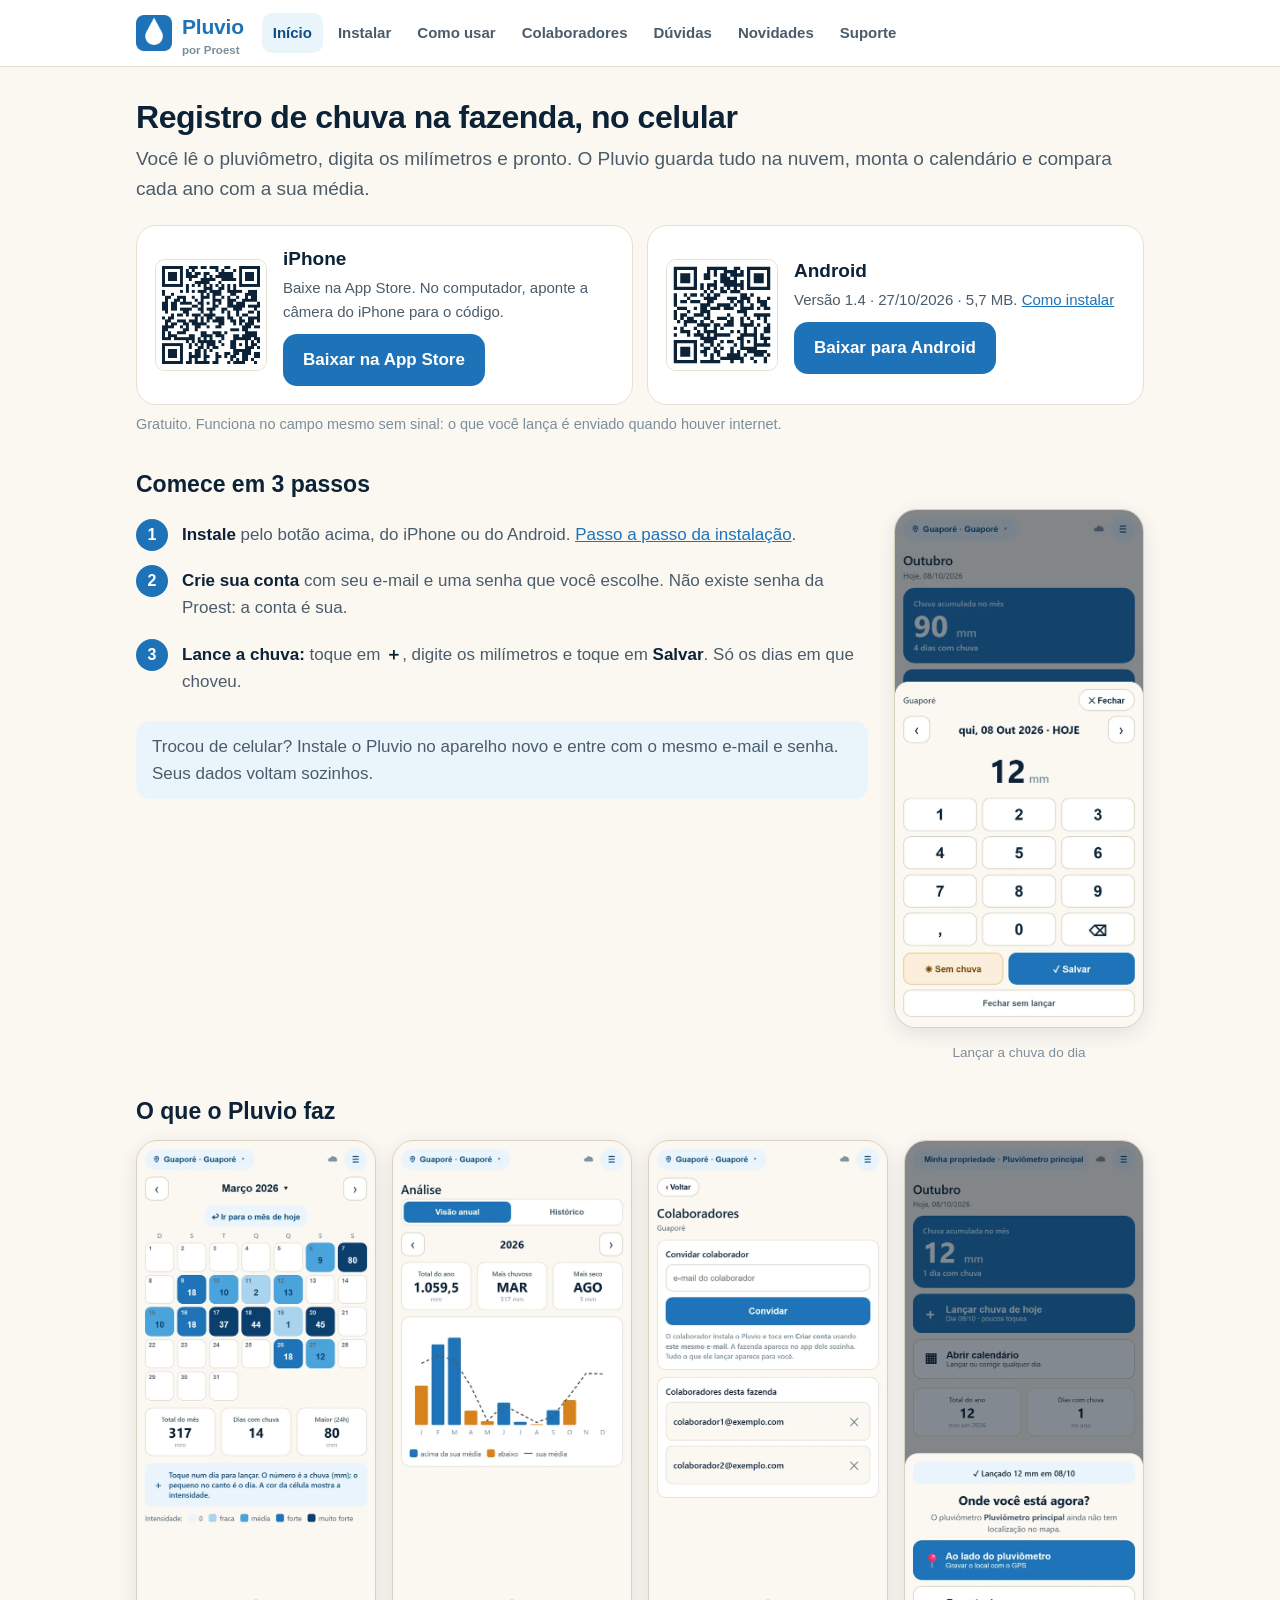
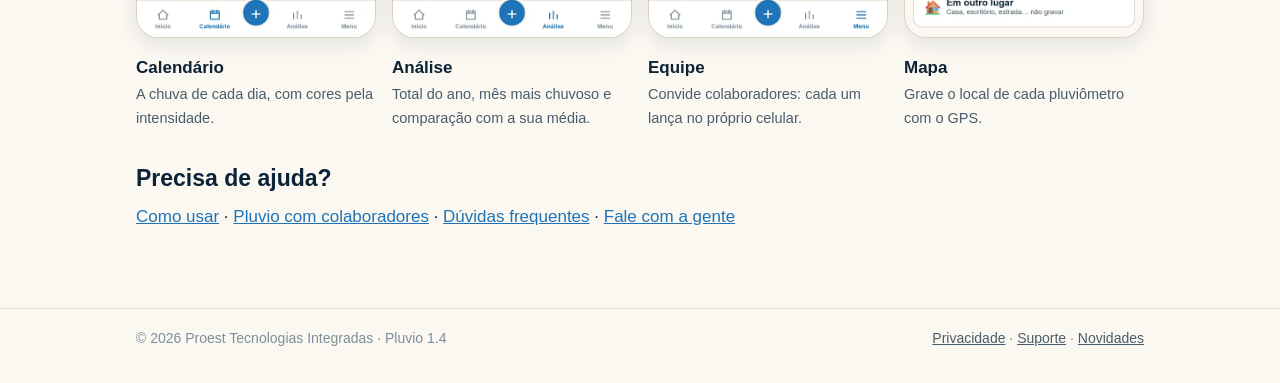
<file: index.html>
<!doctype html><html lang="pt-BR"><head><meta charset="utf-8">
<meta name="viewport" content="width=device-width, initial-scale=1">
<title>Pluvio — registro de chuva na fazenda</title>
<meta name="description" content="Baixe o Pluvio para iPhone ou Android e registre a chuva da fazenda no celular, com os dados guardados na nuvem.">
<meta name="robots" content="noindex">
<meta name="theme-color" content="#1E73B8">
<link rel="icon" href="img/favicon.png"><link rel="apple-touch-icon" href="img/apple-touch-icon.png">
<link rel="stylesheet" href="estilo.css?v=6ad7abf7">
</head><body>
<header class="topo"><div class="in"><a class="marca" href="index.html"><img src="img/icone-192.png" alt=""><div><b>Pluvio</b><span>por Proest</span></div></a><nav aria-label="Páginas"><a href="index.html" aria-current="page">Início</a><a href="instalar.html">Instalar</a><a href="usar.html">Como usar</a><a href="colaboradores.html">Colaboradores</a><a href="duvidas.html">Dúvidas</a><a href="novidades.html">Novidades</a><a href="suporte.html">Suporte</a></nav></div></header>
<main>
  <h1>Registro de chuva na fazenda, no celular</h1>
  <p class="lead">Você lê o pluviômetro, digita os milímetros e pronto. O Pluvio guarda tudo na nuvem, monta o calendário e compara cada ano com a sua média.</p>

  <div class="baixar">
    <div class="bx">
      <img class="qr" src="img/qr-iphone.png" alt="QR Code para baixar na App Store">
      <div>
        <h3>iPhone</h3>
        <p>Baixe na App Store. No computador, aponte a câmera do iPhone para o código.</p>
        <a class="btn" href="https://apps.apple.com/br/app/pluvio/id6794917631">Baixar na App Store</a>
      </div>
    </div>
    <div class="bx">
      <img class="qr" src="img/qr-android.png" alt="QR Code para baixar o Pluvio para Android">
      <div>
        <h3>Android</h3>
        <p>Versão 1.4 · 27/10/2026 · 5,7 MB. <a href="instalar.html#android">Como instalar</a></p>
        <a class="btn" href="downloads/Pluvio.apk" download>Baixar para Android</a>
      </div>
    </div>
  </div>
  <p class="muted">Gratuito. Funciona no campo mesmo sem sinal: o que você lança é enviado quando houver internet.</p>

  <h2>Comece em 3 passos</h2>
  <div class="tela">
    <div>
      <ol class="passos">
        <li><strong>Instale</strong> pelo botão acima, do iPhone ou do Android. <a href="instalar.html">Passo a passo da instalação</a>.</li>
        <li><strong>Crie sua conta</strong> com seu e-mail e uma senha que você escolhe. Não existe senha da Proest: a conta é sua.</li>
        <li><strong>Lance a chuva:</strong> toque em <strong>＋</strong>, digite os milímetros e toque em <strong>Salvar</strong>. Só os dias em que choveu.</li>
      </ol>
      <div class="dica">Trocou de celular? Instale o Pluvio no aparelho novo e entre com o mesmo e-mail e senha. Seus dados voltam sozinhos.</div>
    </div>
    <figure><img src="img/tela-teclado.webp" alt="Tela de lançamento de chuva com teclado numérico" loading="lazy"><figcaption>Lançar a chuva do dia</figcaption></figure>
  </div>

  <h2>O que o Pluvio faz</h2>
  <div class="galeria">
    <figure><img src="img/tela-calendario.webp" alt="Calendário do mês com a chuva de cada dia" loading="lazy">
      <h3>Calendário</h3><p>A chuva de cada dia, com cores pela intensidade.</p></figure>
    <figure><img src="img/tela-analise.webp" alt="Análise anual com gráfico de chuva por mês" loading="lazy">
      <h3>Análise</h3><p>Total do ano, mês mais chuvoso e comparação com a sua média.</p></figure>
    <figure><img src="img/tela-colaboradores.webp" alt="Tela para convidar colaboradores por e-mail" loading="lazy">
      <h3>Equipe</h3><p>Convide colaboradores: cada um lança no próprio celular.</p></figure>
    <figure><img src="img/tela-local.webp" alt="Pergunta do app: Onde você está agora?" loading="lazy">
      <h3>Mapa</h3><p>Grave o local de cada pluviômetro com o GPS.</p></figure>
  </div>

  <h2>Precisa de ajuda?</h2>
  <p><a href="usar.html">Como usar</a> · <a href="colaboradores.html">Pluvio com colaboradores</a> · <a href="duvidas.html">Dúvidas frequentes</a> · <a href="suporte.html">Fale com a gente</a></p>
</main>
<footer class="rodape"><div class="in"><span>© 2026 Proest Tecnologias Integradas · Pluvio 1.4</span><span><a href="privacidade.html">Privacidade</a> · <a href="suporte.html">Suporte</a> · <a href="novidades.html">Novidades</a></span></div></footer>
</body></html>
</file>
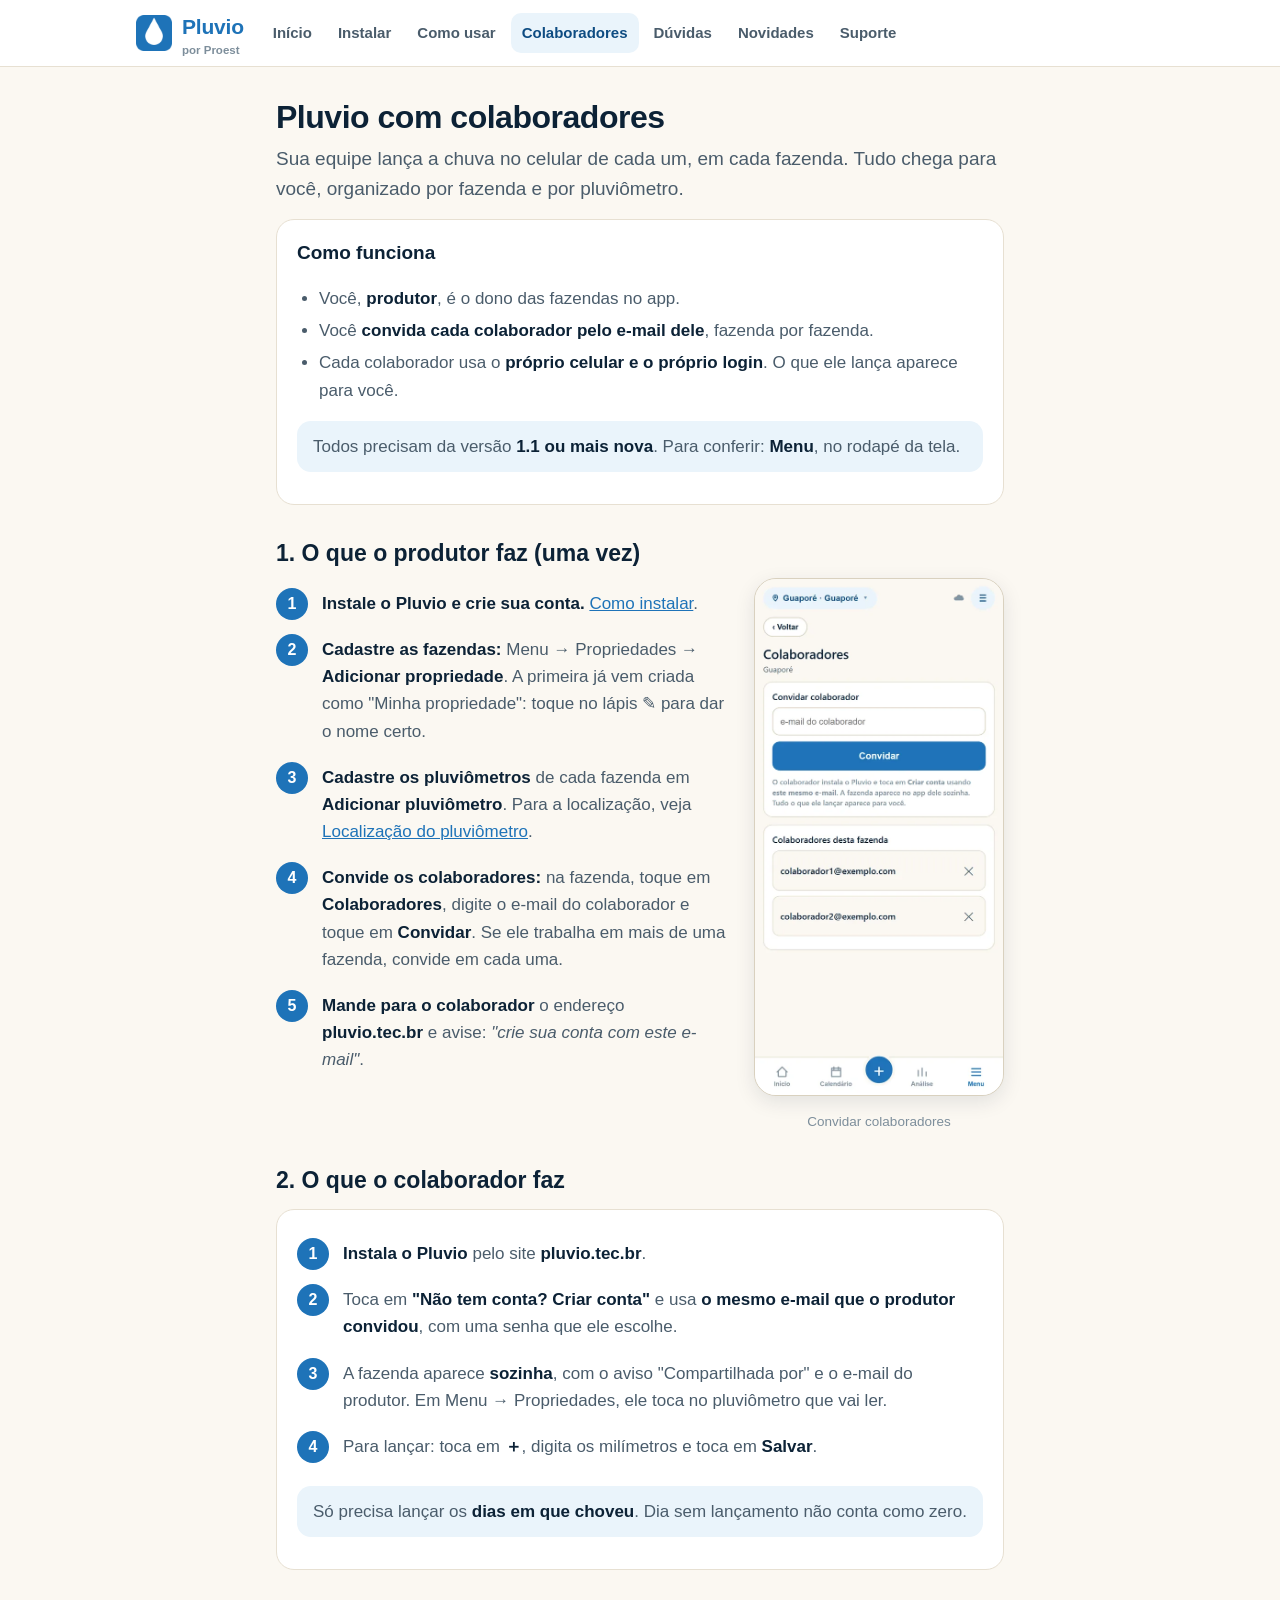
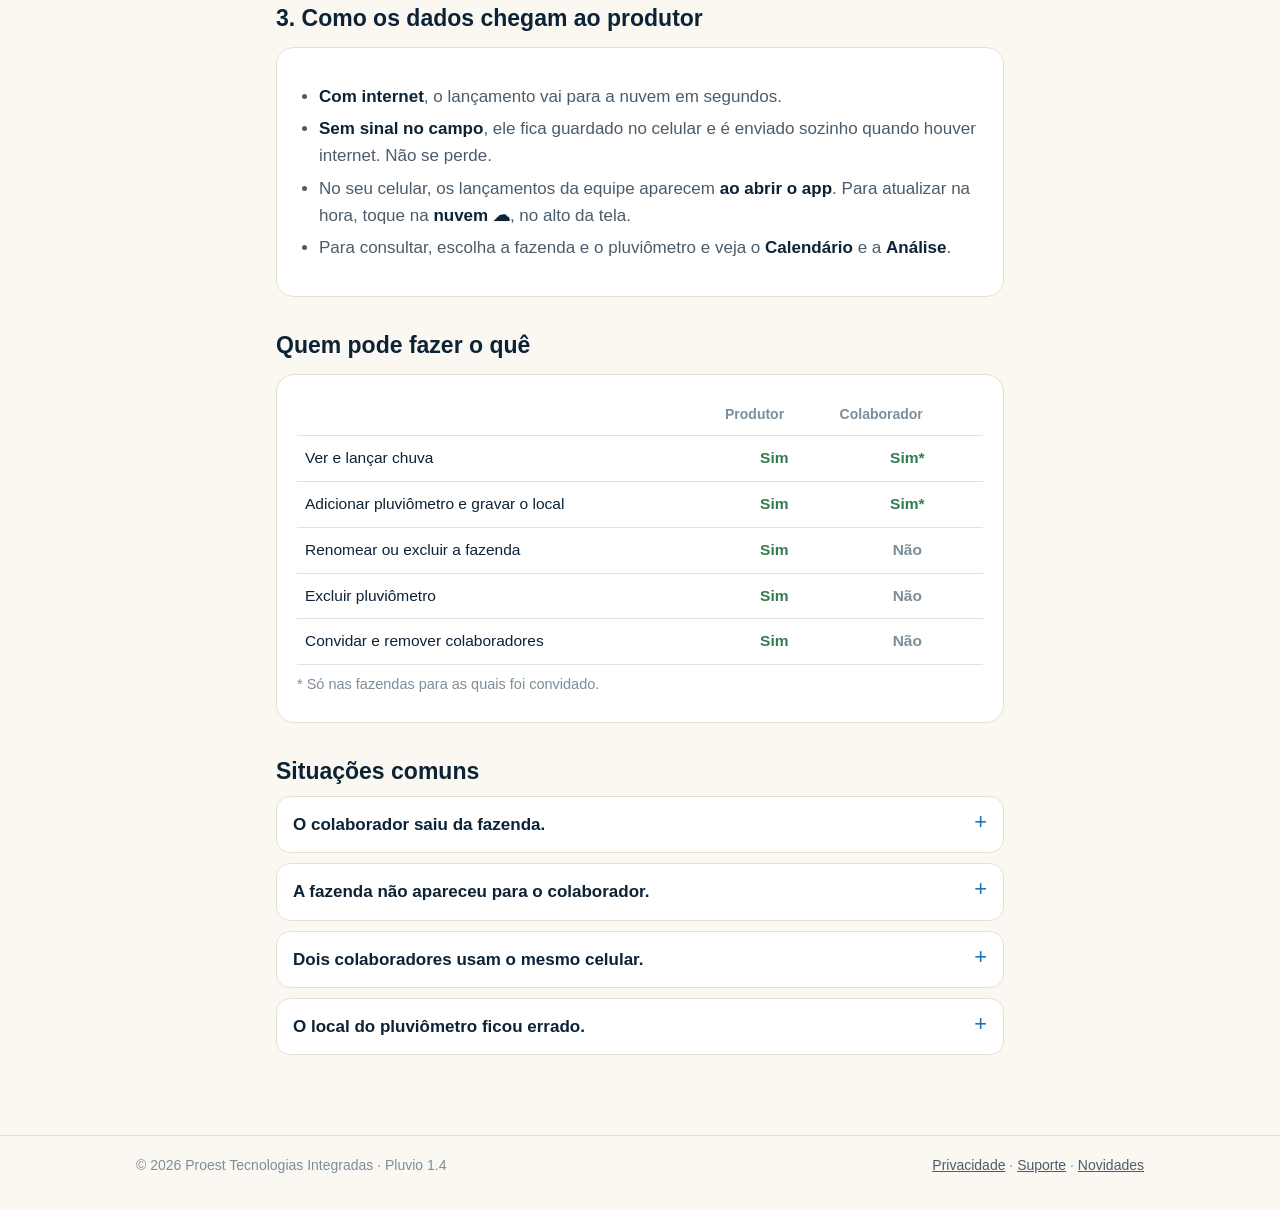
<file: colaboradores.html>
<!doctype html><html lang="pt-BR"><head><meta charset="utf-8">
<meta name="viewport" content="width=device-width, initial-scale=1">
<title>Pluvio com colaboradores</title>
<meta name="description" content="Manual do produtor: como usar o Pluvio com a equipe em várias fazendas e pluviômetros.">
<meta name="robots" content="noindex">
<meta name="theme-color" content="#1E73B8">
<link rel="icon" href="img/favicon.png"><link rel="apple-touch-icon" href="img/apple-touch-icon.png">
<link rel="stylesheet" href="estilo.css?v=6ad7abf7">
</head><body>
<header class="topo"><div class="in"><a class="marca" href="index.html"><img src="img/icone-192.png" alt=""><div><b>Pluvio</b><span>por Proest</span></div></a><nav aria-label="Páginas"><a href="index.html">Início</a><a href="instalar.html">Instalar</a><a href="usar.html">Como usar</a><a href="colaboradores.html" aria-current="page">Colaboradores</a><a href="duvidas.html">Dúvidas</a><a href="novidades.html">Novidades</a><a href="suporte.html">Suporte</a></nav></div></header>
<main class="estreito">
  <h1>Pluvio com colaboradores</h1>
  <p class="lead">Sua equipe lança a chuva no celular de cada um, em cada fazenda. Tudo chega para você, organizado por fazenda e por pluviômetro.</p>

  <div class="card">
    <h3 style="margin-top:0">Como funciona</h3>
    <ul>
      <li>Você, <strong>produtor</strong>, é o dono das fazendas no app.</li>
      <li>Você <strong>convida cada colaborador pelo e-mail dele</strong>, fazenda por fazenda.</li>
      <li>Cada colaborador usa o <strong>próprio celular e o próprio login</strong>. O que ele lança aparece para você.</li>
    </ul>
    <div class="dica">Todos precisam da versão <strong>1.1 ou mais nova</strong>. Para conferir: <strong>Menu</strong>, no rodapé da tela.</div>
  </div>

  <h2>1. O que o produtor faz (uma vez)</h2>
  <div class="tela">
    <div>
      <ol class="passos">
        <li><strong>Instale o Pluvio e crie sua conta.</strong> <a href="instalar.html">Como instalar</a>.</li>
        <li><strong>Cadastre as fazendas:</strong> Menu → Propriedades → <strong>Adicionar propriedade</strong>. A primeira já vem criada como "Minha propriedade": toque no lápis ✎ para dar o nome certo.</li>
        <li><strong>Cadastre os pluviômetros</strong> de cada fazenda em <strong>Adicionar pluviômetro</strong>. Para a localização, veja <a href="usar.html#local">Localização do pluviômetro</a>.</li>
        <li><strong>Convide os colaboradores:</strong> na fazenda, toque em <strong>Colaboradores</strong>, digite o e-mail do colaborador e toque em <strong>Convidar</strong>. Se ele trabalha em mais de uma fazenda, convide em cada uma.</li>
        <li><strong>Mande para o colaborador</strong> o endereço <strong>pluvio.tec.br</strong> e avise: <em>"crie sua conta com este e-mail"</em>.</li>
      </ol>
    </div>
    <figure><img src="img/tela-colaboradores.webp" alt="Tela de convite de colaboradores" loading="lazy"><figcaption>Convidar colaboradores</figcaption></figure>
  </div>

  <h2>2. O que o colaborador faz</h2>
  <div class="card">
    <ol class="passos">
      <li><strong>Instala o Pluvio</strong> pelo site <strong>pluvio.tec.br</strong>.</li>
      <li>Toca em <strong>"Não tem conta? Criar conta"</strong> e usa <strong>o mesmo e-mail que o produtor convidou</strong>, com uma senha que ele escolhe.</li>
      <li>A fazenda aparece <strong>sozinha</strong>, com o aviso "Compartilhada por" e o e-mail do produtor. Em Menu → Propriedades, ele toca no pluviômetro que vai ler.</li>
      <li>Para lançar: toca em <strong>＋</strong>, digita os milímetros e toca em <strong>Salvar</strong>.</li>
    </ol>
    <div class="dica">Só precisa lançar os <strong>dias em que choveu</strong>. Dia sem lançamento não conta como zero.</div>
  </div>

  <h2>3. Como os dados chegam ao produtor</h2>
  <div class="card">
    <ul>
      <li><strong>Com internet</strong>, o lançamento vai para a nuvem em segundos.</li>
      <li><strong>Sem sinal no campo</strong>, ele fica guardado no celular e é enviado sozinho quando houver internet. Não se perde.</li>
      <li>No seu celular, os lançamentos da equipe aparecem <strong>ao abrir o app</strong>. Para atualizar na hora, toque na <strong>nuvem ☁</strong>, no alto da tela.</li>
      <li>Para consultar, escolha a fazenda e o pluviômetro e veja o <strong>Calendário</strong> e a <strong>Análise</strong>.</li>
    </ul>
  </div>

  <h2>Quem pode fazer o quê</h2>
  <div class="card">
    <table>
      <tr><th></th><th>Produtor</th><th>Colaborador</th></tr>
      <tr><td>Ver e lançar chuva</td><td class="c sim">Sim</td><td class="c sim">Sim*</td></tr>
      <tr><td>Adicionar pluviômetro e gravar o local</td><td class="c sim">Sim</td><td class="c sim">Sim*</td></tr>
      <tr><td>Renomear ou excluir a fazenda</td><td class="c sim">Sim</td><td class="c nao">Não</td></tr>
      <tr><td>Excluir pluviômetro</td><td class="c sim">Sim</td><td class="c nao">Não</td></tr>
      <tr><td>Convidar e remover colaboradores</td><td class="c sim">Sim</td><td class="c nao">Não</td></tr>
    </table>
    <p class="muted">* Só nas fazendas para as quais foi convidado.</p>
  </div>

  <h2>Situações comuns</h2>
  <details><summary>O colaborador saiu da fazenda.</summary><div>Fazenda → Colaboradores → toque no ✕ ao lado do e-mail dele. Ele deixa de ver a fazenda; o que ele já lançou continua com você.</div></details>
  <details><summary>A fazenda não apareceu para o colaborador.</summary><div>Confira se ele criou a conta com <strong>exatamente o mesmo e-mail</strong> do convite. Depois, peça para ele tocar na nuvem ☁ ou fechar e abrir o app.</div></details>
  <details><summary>Dois colaboradores usam o mesmo celular.</summary><div>Cada um entra com o próprio login e, ao terminar, toca em Menu → <strong>Sair da conta</strong>. Se aparecer um aviso de lançamento não enviado, espere ter internet antes de sair.</div></details>
  <details><summary>O local do pluviômetro ficou errado.</summary><div>Vá até o pluviômetro, abra Menu → Propriedades e, parado ao lado dele, toque em 📍. O local novo substitui o errado. Também dá para tocar nas coordenadas, embaixo do nome do pluviômetro, e corrigir à mão.</div></details>
</main>
<footer class="rodape"><div class="in"><span>© 2026 Proest Tecnologias Integradas · Pluvio 1.4</span><span><a href="privacidade.html">Privacidade</a> · <a href="suporte.html">Suporte</a> · <a href="novidades.html">Novidades</a></span></div></footer>
</body></html>
</file>
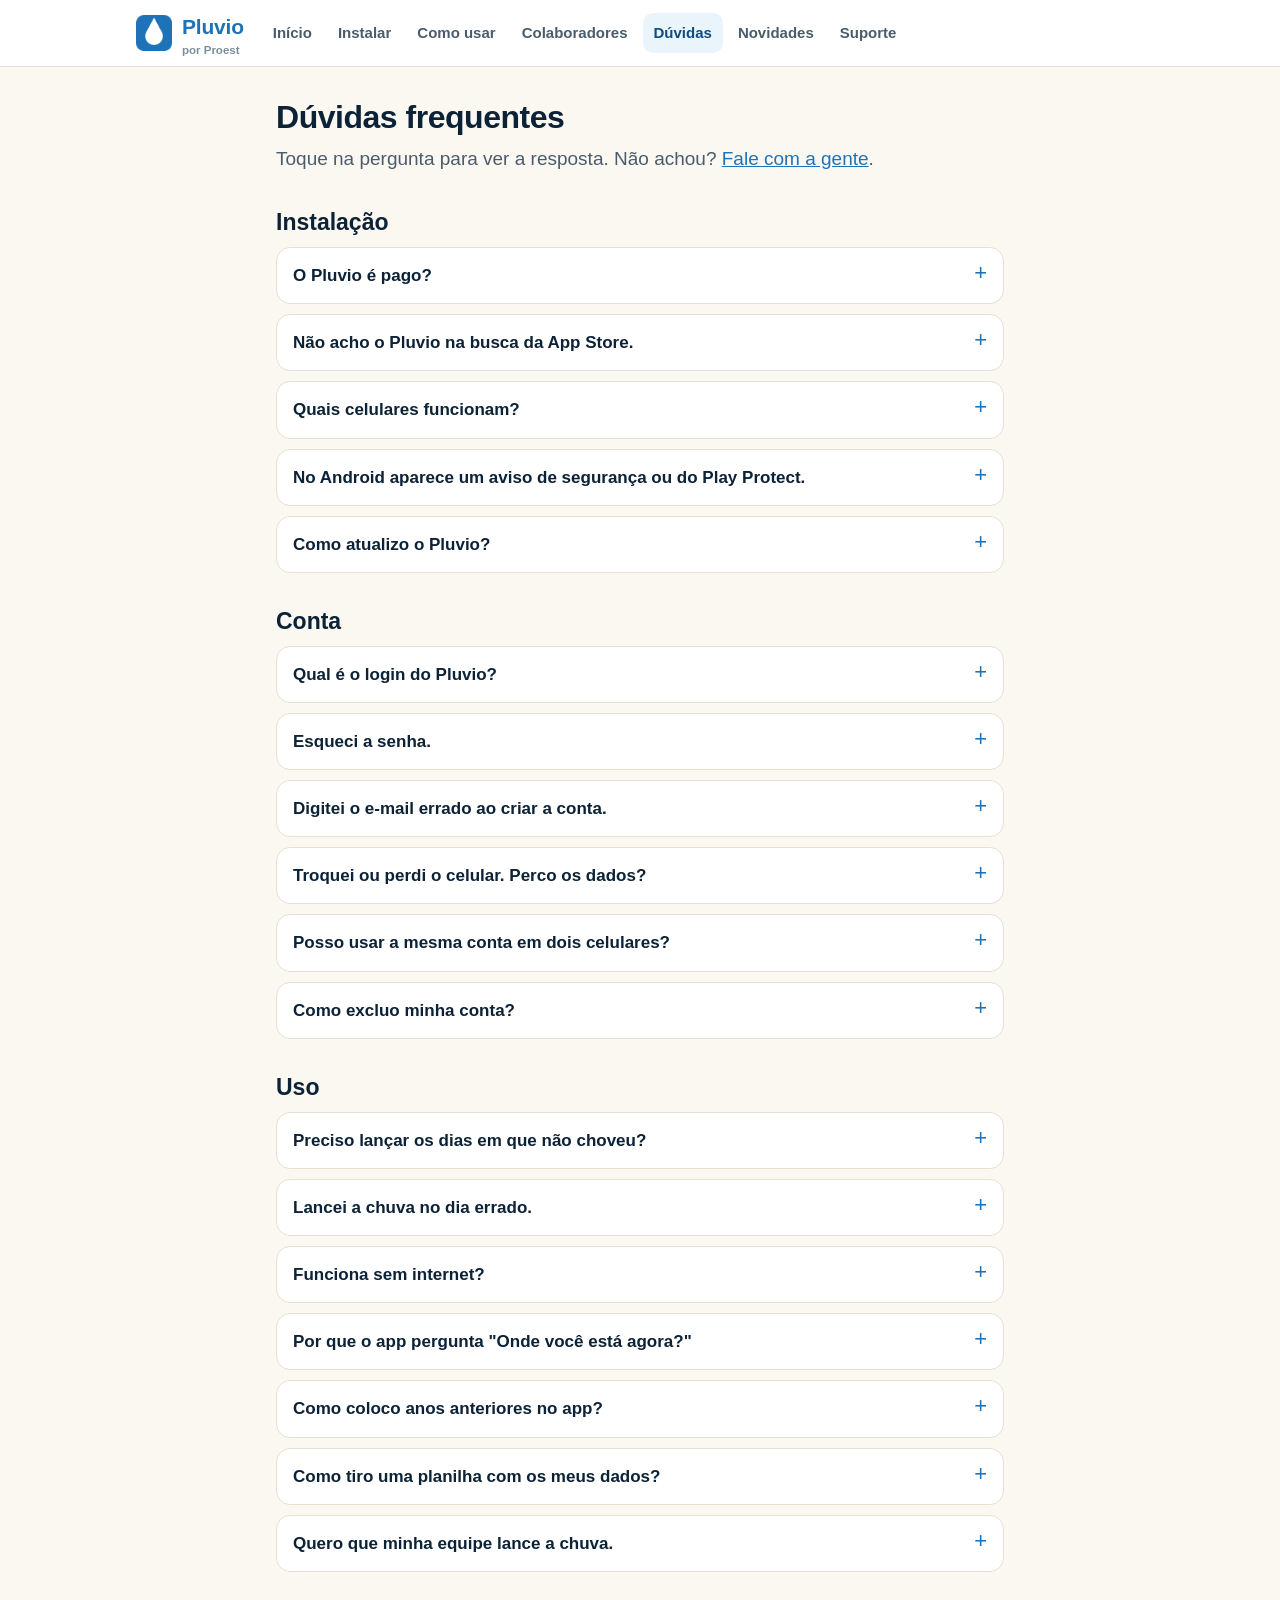
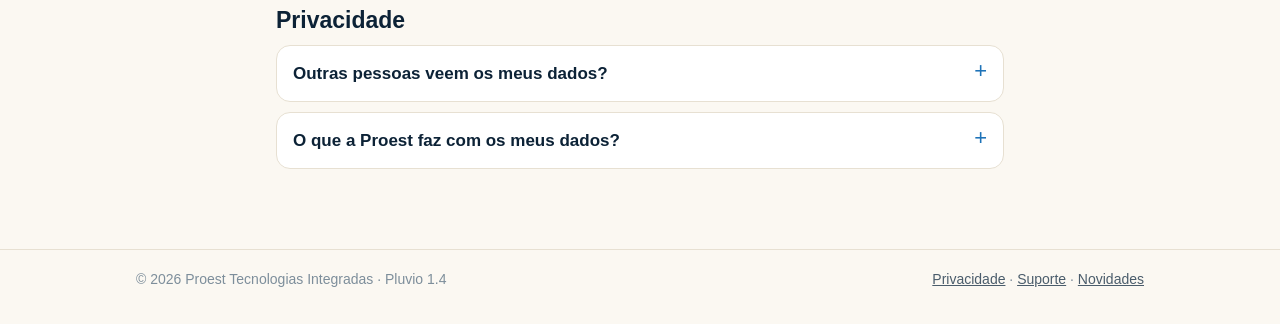
<file: duvidas.html>
<!doctype html><html lang="pt-BR"><head><meta charset="utf-8">
<meta name="viewport" content="width=device-width, initial-scale=1">
<title>Dúvidas frequentes — Pluvio</title>
<meta name="description" content="Respostas para as dúvidas mais comuns sobre instalação, conta e uso do Pluvio.">
<meta name="robots" content="noindex">
<meta name="theme-color" content="#1E73B8">
<link rel="icon" href="img/favicon.png"><link rel="apple-touch-icon" href="img/apple-touch-icon.png">
<link rel="stylesheet" href="estilo.css?v=6ad7abf7">
</head><body>
<header class="topo"><div class="in"><a class="marca" href="index.html"><img src="img/icone-192.png" alt=""><div><b>Pluvio</b><span>por Proest</span></div></a><nav aria-label="Páginas"><a href="index.html">Início</a><a href="instalar.html">Instalar</a><a href="usar.html">Como usar</a><a href="colaboradores.html">Colaboradores</a><a href="duvidas.html" aria-current="page">Dúvidas</a><a href="novidades.html">Novidades</a><a href="suporte.html">Suporte</a></nav></div></header>
<main class="estreito">
  <h1>Dúvidas frequentes</h1>
  <p class="lead">Toque na pergunta para ver a resposta. Não achou? <a href="suporte.html">Fale com a gente</a>.</p>

  <h2>Instalação</h2>
  <details><summary>O Pluvio é pago?</summary><div>Não. O Pluvio é gratuito.</div></details>
  <details><summary>Não acho o Pluvio na busca da App Store.</summary><div>É normal: o Pluvio não aparece na busca. Instale pelo botão <strong>Baixar na App Store</strong> da <a href="index.html">página inicial</a> ou pelo QR Code.</div></details>
  <details><summary>Quais celulares funcionam?</summary><div>iPhone com <strong>iOS 15 ou mais novo</strong>. Android <strong>6 ou mais novo</strong>.</div></details>
  <details><summary>No Android aparece um aviso de segurança ou do Play Protect.</summary><div>É porque o app não vem da Play Store. Toque em <strong>Configurações</strong>, ligue <strong>"Permitir desta fonte"</strong> e depois em <strong>Instalar</strong> (ou <strong>"Instalar mesmo assim"</strong>). Veja o <a href="instalar.html#android">passo a passo</a>.</div></details>
  <details><summary>Como atualizo o Pluvio?</summary><div><strong>iPhone:</strong> as atualizações chegam sozinhas pela App Store.<br><strong>Android:</strong> baixe o arquivo de novo por este site e toque em Instalar. Instala por cima, sem perder nada. As versões novas aparecem em <a href="novidades.html">Novidades</a>.</div></details>

  <h2>Conta</h2>
  <details><summary>Qual é o login do Pluvio?</summary><div>Não existe login pronto. Cada pessoa cria a própria conta com o seu e-mail e uma senha que ela escolhe: toque em <strong>"Não tem conta? Criar conta"</strong>.</div></details>
  <details><summary>Esqueci a senha.</summary><div>Escreva para o <a href="suporte.html">suporte</a> a partir do e-mail da sua conta. Nós geramos uma senha nova para você.</div></details>
  <details><summary>Digitei o e-mail errado ao criar a conta.</summary><div>Fale com o <a href="suporte.html">suporte</a> informando o e-mail errado e o certo. Nós corrigimos sem perder os seus dados.</div></details>
  <details><summary>Troquei ou perdi o celular. Perco os dados?</summary><div>Não. Os dados ficam na nuvem, ligados à sua conta. Instale o Pluvio no aparelho novo e entre com o mesmo e-mail e senha.</div></details>
  <details><summary>Posso usar a mesma conta em dois celulares?</summary><div>Pode. Entre com o mesmo e-mail e senha nos dois. Para atualizar um com o que foi lançado no outro, toque na nuvem ☁.</div></details>
  <details><summary>Como excluo minha conta?</summary><div>No app, toque em <strong>Menu → Excluir minha conta</strong>. A conta e todos os dados são apagados de forma permanente.</div></details>

  <h2>Uso</h2>
  <details><summary>Preciso lançar os dias em que não choveu?</summary><div>Não. Lance só os dias em que choveu. Dia sem lançamento fica em branco e não conta como zero.</div></details>
  <details><summary>Lancei a chuva no dia errado.</summary><div>Abra o dia errado no <strong>Calendário</strong> e toque em <strong>☀ Sem chuva</strong> (fica 0 mm). Depois lance o valor no dia certo.</div></details>
  <details><summary>Funciona sem internet?</summary><div>Funciona. O lançamento fica guardado no celular e é enviado sozinho quando houver sinal. A nuvem ☁ cinza indica que está sem internet. Veja <a href="usar.html#sem-sinal">Sem sinal no campo</a>.</div></details>
  <details><summary>Por que o app pergunta "Onde você está agora?"</summary><div>Para gravar o local do pluviômetro no mapa de chuvas. Só toque em <strong>Ao lado do pluviômetro</strong> se estiver junto dele naquele momento. Veja <a href="usar.html#local">Localização do pluviômetro</a>.</div></details>
  <details><summary>Como coloco anos anteriores no app?</summary><div>Em <strong>Menu → Ler planilha antiga</strong>: fotografe a planilha ou escolha um PDF, Excel ou CSV, confira e importe. Veja <a href="usar.html#importar">Importar histórico</a>.</div></details>
  <details><summary>Como tiro uma planilha com os meus dados?</summary><div>Em <strong>Menu → Backup e exportação → Exportar planilha (.xlsx)</strong>. No celular abre a folha de compartilhar: salve em Arquivos ou envie por e-mail ou mensagem.</div></details>
  <details><summary>Quero que minha equipe lance a chuva.</summary><div>Convide cada pessoa pelo e-mail dela, fazenda por fazenda. Veja <a href="colaboradores.html">Pluvio com colaboradores</a>.</div></details>

  <h2>Privacidade</h2>
  <details><summary>Outras pessoas veem os meus dados?</summary><div>Não. Cada conta vê só os próprios dados e as fazendas para as quais foi convidada. Numa fazenda compartilhada, o dono e os colaboradores convidados veem os lançamentos daquela fazenda.</div></details>
  <details><summary>O que a Proest faz com os meus dados?</summary><div>Guarda na nuvem com segurança e pode usá-los para gerar gráficos e mapas de chuva como apoio à consultoria. Não vendemos nem repassamos a terceiros. Veja a <a href="privacidade.html">Política de Privacidade</a>.</div></details>
</main>
<footer class="rodape"><div class="in"><span>© 2026 Proest Tecnologias Integradas · Pluvio 1.4</span><span><a href="privacidade.html">Privacidade</a> · <a href="suporte.html">Suporte</a> · <a href="novidades.html">Novidades</a></span></div></footer>
</body></html>
</file>
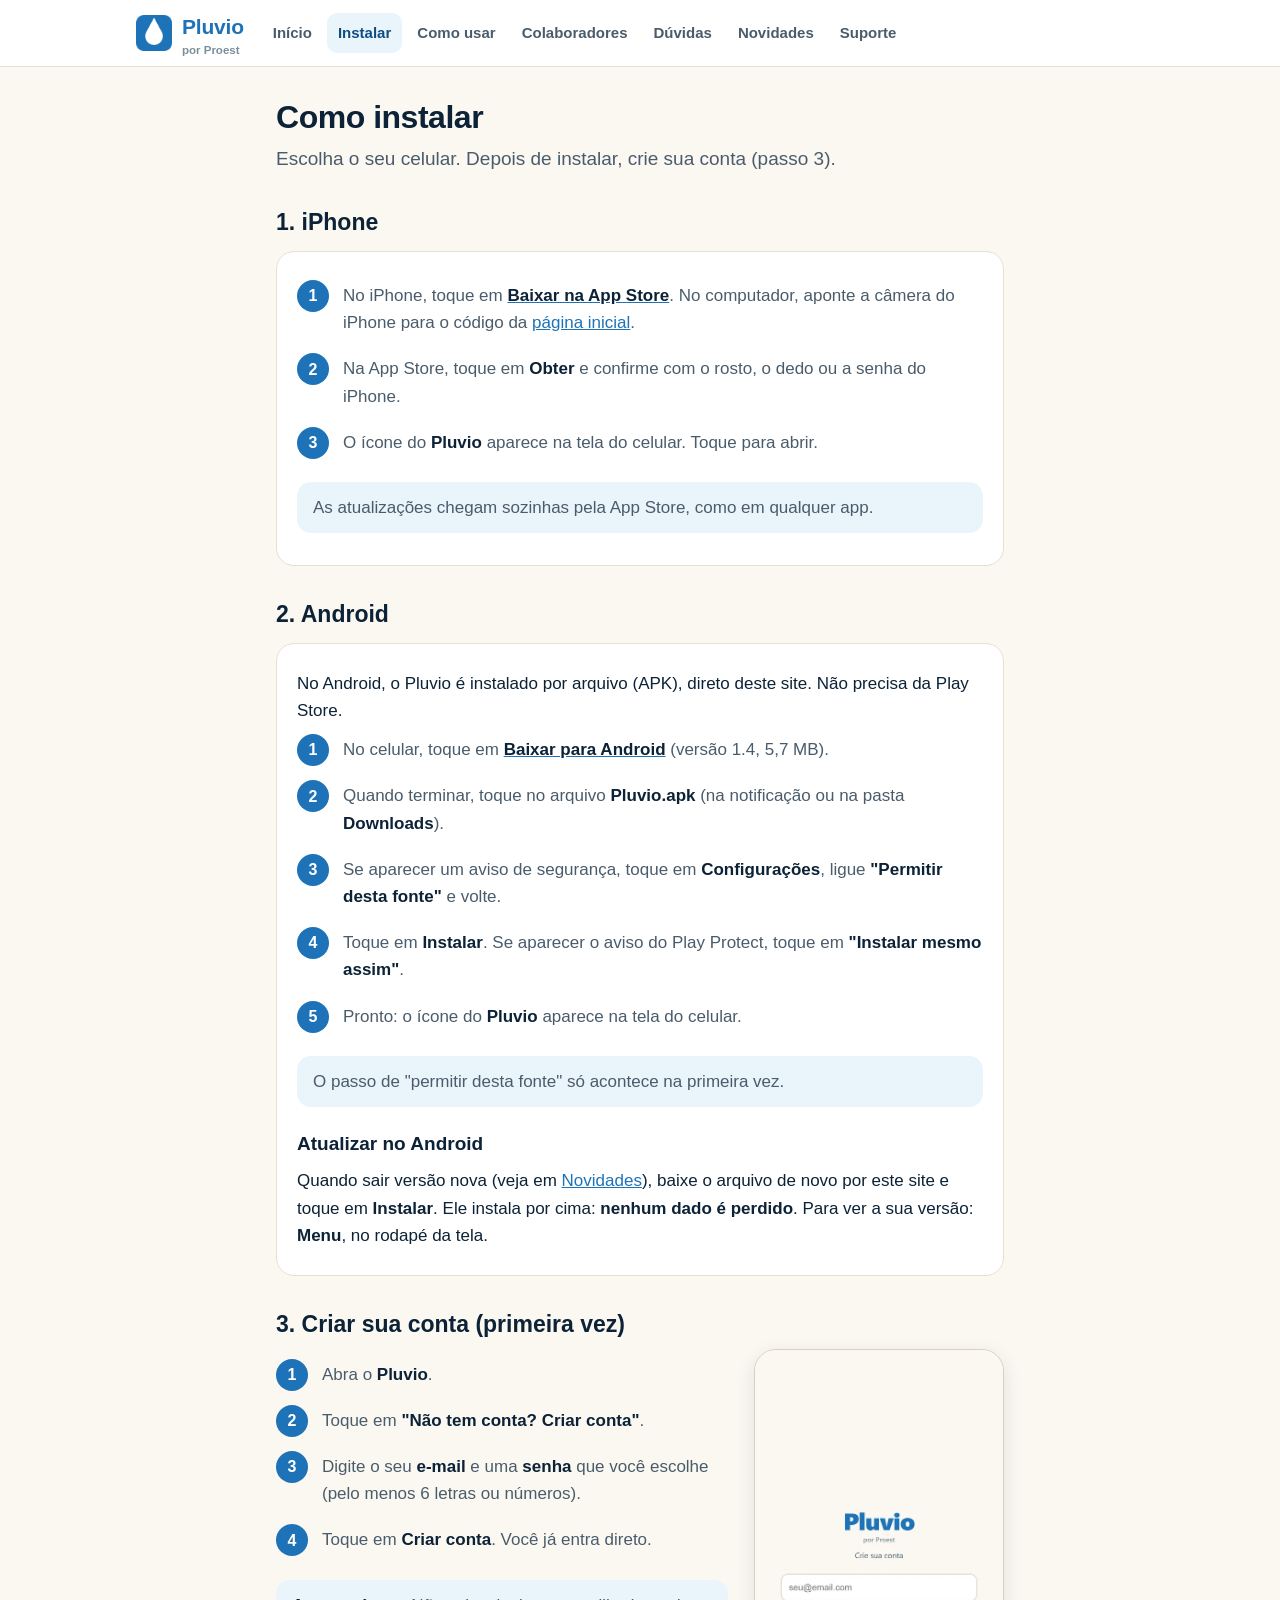
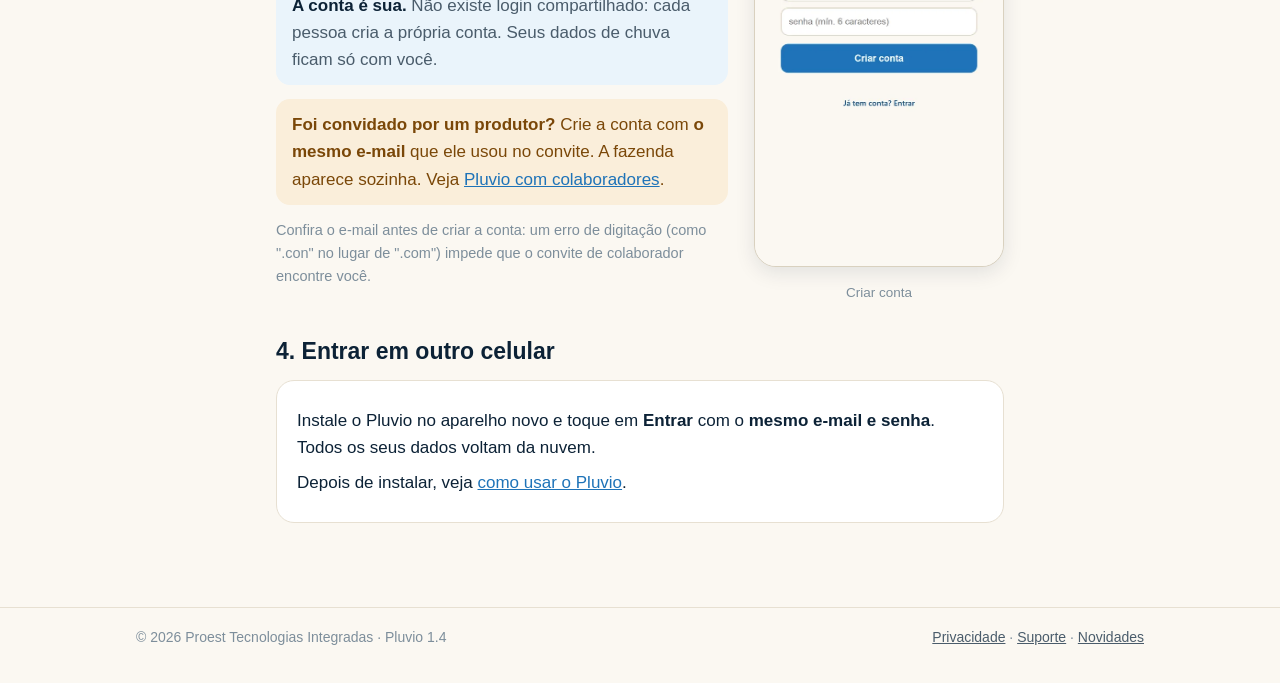
<file: instalar.html>
<!doctype html><html lang="pt-BR"><head><meta charset="utf-8">
<meta name="viewport" content="width=device-width, initial-scale=1">
<title>Como instalar — Pluvio</title>
<meta name="description" content="Passo a passo para instalar o Pluvio no iPhone e no Android, criar a conta e entrar.">
<meta name="robots" content="noindex">
<meta name="theme-color" content="#1E73B8">
<link rel="icon" href="img/favicon.png"><link rel="apple-touch-icon" href="img/apple-touch-icon.png">
<link rel="stylesheet" href="estilo.css?v=6ad7abf7">
</head><body>
<header class="topo"><div class="in"><a class="marca" href="index.html"><img src="img/icone-192.png" alt=""><div><b>Pluvio</b><span>por Proest</span></div></a><nav aria-label="Páginas"><a href="index.html">Início</a><a href="instalar.html" aria-current="page">Instalar</a><a href="usar.html">Como usar</a><a href="colaboradores.html">Colaboradores</a><a href="duvidas.html">Dúvidas</a><a href="novidades.html">Novidades</a><a href="suporte.html">Suporte</a></nav></div></header>
<main class="estreito">
  <h1>Como instalar</h1>
  <p class="lead">Escolha o seu celular. Depois de instalar, crie sua conta (passo 3).</p>

  <h2 id="iphone">1. iPhone</h2>
  <div class="card">
    <ol class="passos">
      <li>No iPhone, toque em <a href="https://apps.apple.com/br/app/pluvio/id6794917631"><strong>Baixar na App Store</strong></a>. No computador, aponte a câmera do iPhone para o código da <a href="index.html">página inicial</a>.</li>
      <li>Na App Store, toque em <strong>Obter</strong> e confirme com o rosto, o dedo ou a senha do iPhone.</li>
      <li>O ícone do <strong>Pluvio</strong> aparece na tela do celular. Toque para abrir.</li>
    </ol>
    <div class="dica">As atualizações chegam sozinhas pela App Store, como em qualquer app.</div>
  </div>

  <h2 id="android">2. Android</h2>
  <div class="card">
    <p>No Android, o Pluvio é instalado por arquivo (APK), direto deste site. Não precisa da Play Store.</p>
    <ol class="passos">
      <li>No celular, toque em <a href="downloads/Pluvio.apk" download><strong>Baixar para Android</strong></a> (versão 1.4, 5,7 MB).</li>
      <li>Quando terminar, toque no arquivo <strong>Pluvio.apk</strong> (na notificação ou na pasta <strong>Downloads</strong>).</li>
      <li>Se aparecer um aviso de segurança, toque em <strong>Configurações</strong>, ligue <strong>"Permitir desta fonte"</strong> e volte.</li>
      <li>Toque em <strong>Instalar</strong>. Se aparecer o aviso do Play Protect, toque em <strong>"Instalar mesmo assim"</strong>.</li>
      <li>Pronto: o ícone do <strong>Pluvio</strong> aparece na tela do celular.</li>
    </ol>
    <div class="dica">O passo de "permitir desta fonte" só acontece na primeira vez.</div>
    <h3 id="atualizar">Atualizar no Android</h3>
    <p>Quando sair versão nova (veja em <a href="novidades.html">Novidades</a>), baixe o arquivo de novo por este site e toque em <strong>Instalar</strong>. Ele instala por cima: <strong>nenhum dado é perdido</strong>. Para ver a sua versão: <strong>Menu</strong>, no rodapé da tela.</p>
  </div>

  <h2 id="conta">3. Criar sua conta (primeira vez)</h2>
  <div class="tela">
    <div>
      <ol class="passos">
        <li>Abra o <strong>Pluvio</strong>.</li>
        <li>Toque em <strong>"Não tem conta? Criar conta"</strong>.</li>
        <li>Digite o seu <strong>e-mail</strong> e uma <strong>senha</strong> que você escolhe (pelo menos 6 letras ou números).</li>
        <li>Toque em <strong>Criar conta</strong>. Você já entra direto.</li>
      </ol>
      <div class="dica"><strong>A conta é sua.</strong> Não existe login compartilhado: cada pessoa cria a própria conta. Seus dados de chuva ficam só com você.</div>
      <div class="alerta"><strong>Foi convidado por um produtor?</strong> Crie a conta com <strong>o mesmo e-mail</strong> que ele usou no convite. A fazenda aparece sozinha. Veja <a href="colaboradores.html">Pluvio com colaboradores</a>.</div>
      <p class="muted">Confira o e-mail antes de criar a conta: um erro de digitação (como ".con" no lugar de ".com") impede que o convite de colaborador encontre você.</p>
    </div>
    <figure><img src="img/tela-criar.webp" alt="Tela de criar conta do Pluvio" loading="lazy"><figcaption>Criar conta</figcaption></figure>
  </div>

  <h2 id="outro-celular">4. Entrar em outro celular</h2>
  <div class="card">
    <p>Instale o Pluvio no aparelho novo e toque em <strong>Entrar</strong> com o <strong>mesmo e-mail e senha</strong>. Todos os seus dados voltam da nuvem.</p>
    <p>Depois de instalar, veja <a href="usar.html">como usar o Pluvio</a>.</p>
  </div>
</main>
<footer class="rodape"><div class="in"><span>© 2026 Proest Tecnologias Integradas · Pluvio 1.4</span><span><a href="privacidade.html">Privacidade</a> · <a href="suporte.html">Suporte</a> · <a href="novidades.html">Novidades</a></span></div></footer>
</body></html>
</file>
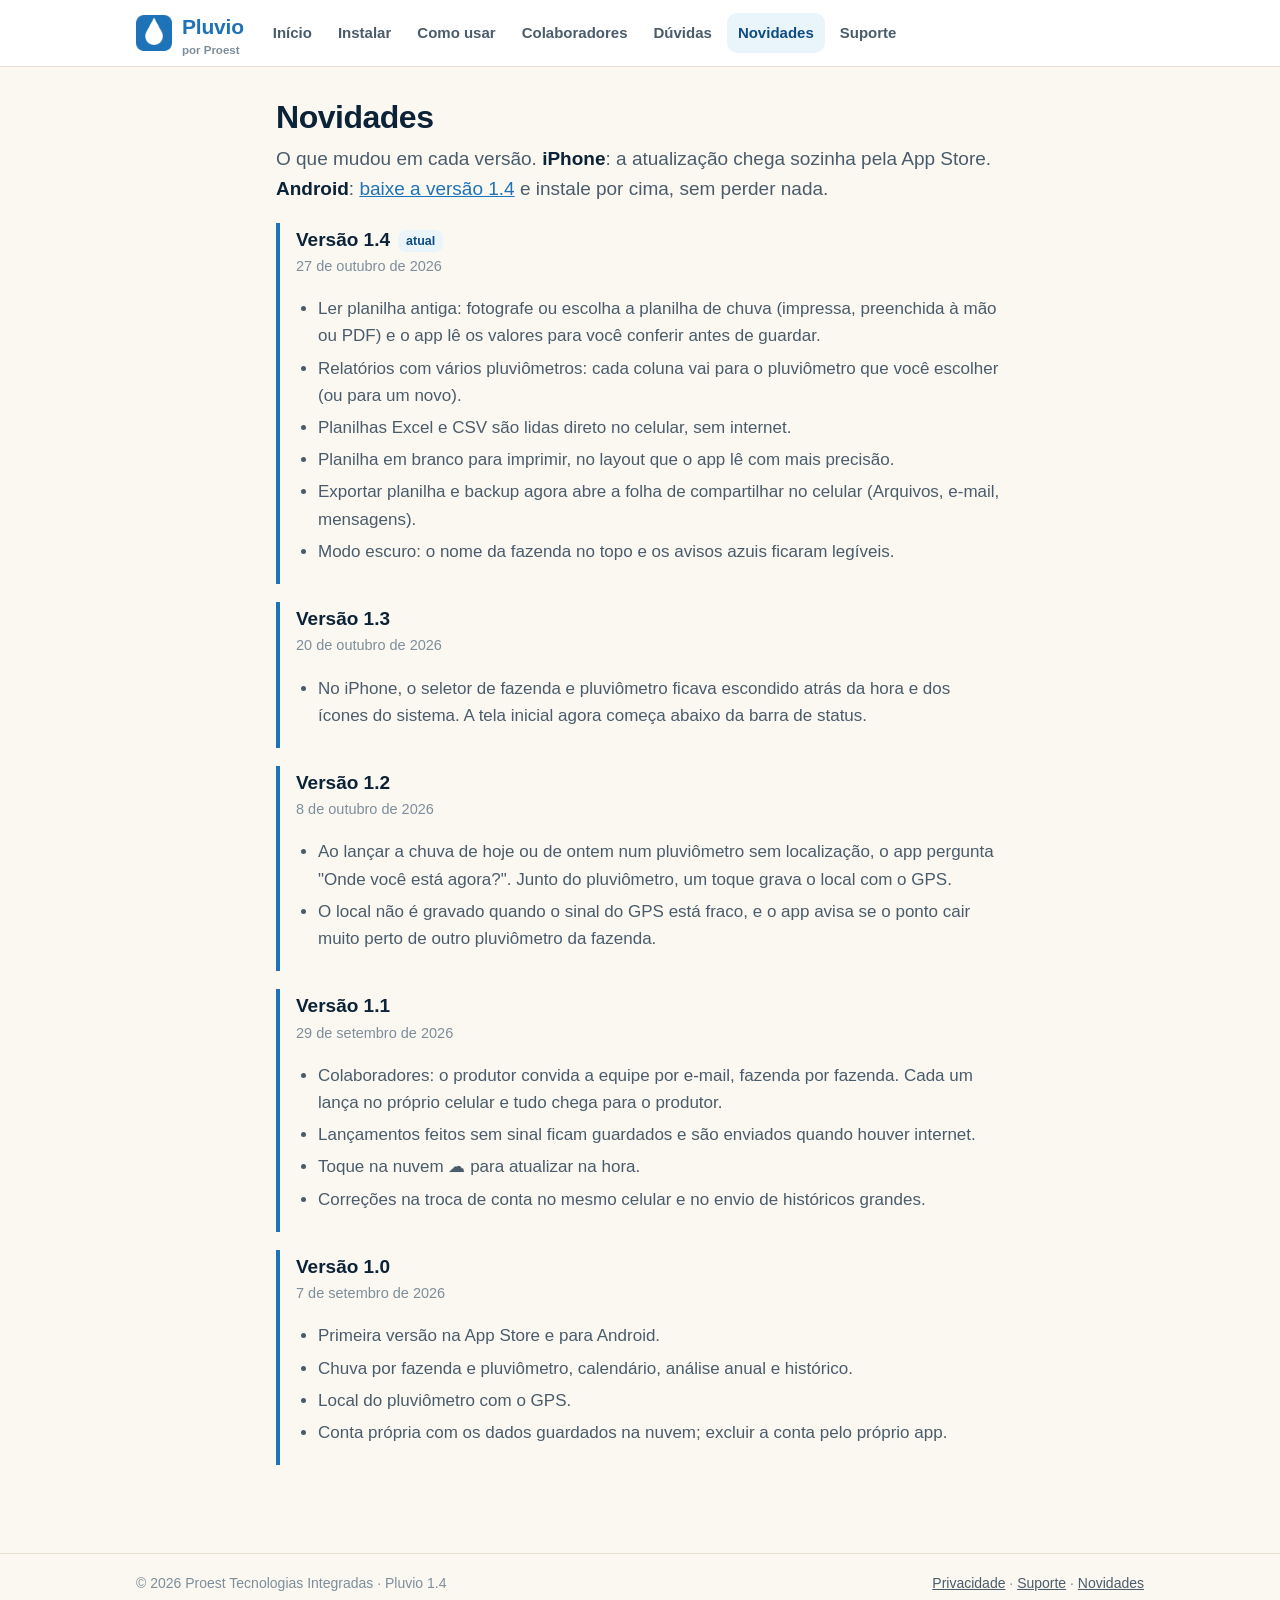
<file: novidades.html>
<!doctype html><html lang="pt-BR"><head><meta charset="utf-8">
<meta name="viewport" content="width=device-width, initial-scale=1">
<title>Novidades — Pluvio</title>
<meta name="description" content="O que mudou em cada versão do Pluvio.">
<meta name="robots" content="noindex">
<meta name="theme-color" content="#1E73B8">
<link rel="icon" href="img/favicon.png"><link rel="apple-touch-icon" href="img/apple-touch-icon.png">
<link rel="stylesheet" href="estilo.css?v=6ad7abf7">
</head><body>
<header class="topo"><div class="in"><a class="marca" href="index.html"><img src="img/icone-192.png" alt=""><div><b>Pluvio</b><span>por Proest</span></div></a><nav aria-label="Páginas"><a href="index.html">Início</a><a href="instalar.html">Instalar</a><a href="usar.html">Como usar</a><a href="colaboradores.html">Colaboradores</a><a href="duvidas.html">Dúvidas</a><a href="novidades.html" aria-current="page">Novidades</a><a href="suporte.html">Suporte</a></nav></div></header>
<main class="estreito">
  <h1>Novidades</h1>
  <p class="lead">O que mudou em cada versão. <strong>iPhone</strong>: a atualização chega sozinha pela App Store. <strong>Android</strong>: <a href="downloads/Pluvio.apk" download>baixe a versão 1.4</a> e instale por cima, sem perder nada.</p>
  <div class="versao"><h3>Versão 1.4<span class="tag">atual</span></h3><div class="data">27 de outubro de 2026</div><ul><li>Ler planilha antiga: fotografe ou escolha a planilha de chuva (impressa, preenchida à mão ou PDF) e o app lê os valores para você conferir antes de guardar.</li><li>Relatórios com vários pluviômetros: cada coluna vai para o pluviômetro que você escolher (ou para um novo).</li><li>Planilhas Excel e CSV são lidas direto no celular, sem internet.</li><li>Planilha em branco para imprimir, no layout que o app lê com mais precisão.</li><li>Exportar planilha e backup agora abre a folha de compartilhar no celular (Arquivos, e-mail, mensagens).</li><li>Modo escuro: o nome da fazenda no topo e os avisos azuis ficaram legíveis.</li></ul></div>
  <div class="versao"><h3>Versão 1.3</h3><div class="data">20 de outubro de 2026</div><ul><li>No iPhone, o seletor de fazenda e pluviômetro ficava escondido atrás da hora e dos ícones do sistema. A tela inicial agora começa abaixo da barra de status.</li></ul></div>
  <div class="versao"><h3>Versão 1.2</h3><div class="data">8 de outubro de 2026</div><ul><li>Ao lançar a chuva de hoje ou de ontem num pluviômetro sem localização, o app pergunta &quot;Onde você está agora?&quot;. Junto do pluviômetro, um toque grava o local com o GPS.</li><li>O local não é gravado quando o sinal do GPS está fraco, e o app avisa se o ponto cair muito perto de outro pluviômetro da fazenda.</li></ul></div>
  <div class="versao"><h3>Versão 1.1</h3><div class="data">29 de setembro de 2026</div><ul><li>Colaboradores: o produtor convida a equipe por e-mail, fazenda por fazenda. Cada um lança no próprio celular e tudo chega para o produtor.</li><li>Lançamentos feitos sem sinal ficam guardados e são enviados quando houver internet.</li><li>Toque na nuvem ☁ para atualizar na hora.</li><li>Correções na troca de conta no mesmo celular e no envio de históricos grandes.</li></ul></div>
  <div class="versao"><h3>Versão 1.0</h3><div class="data">7 de setembro de 2026</div><ul><li>Primeira versão na App Store e para Android.</li><li>Chuva por fazenda e pluviômetro, calendário, análise anual e histórico.</li><li>Local do pluviômetro com o GPS.</li><li>Conta própria com os dados guardados na nuvem; excluir a conta pelo próprio app.</li></ul></div>
</main>
<footer class="rodape"><div class="in"><span>© 2026 Proest Tecnologias Integradas · Pluvio 1.4</span><span><a href="privacidade.html">Privacidade</a> · <a href="suporte.html">Suporte</a> · <a href="novidades.html">Novidades</a></span></div></footer>
</body></html>
</file>
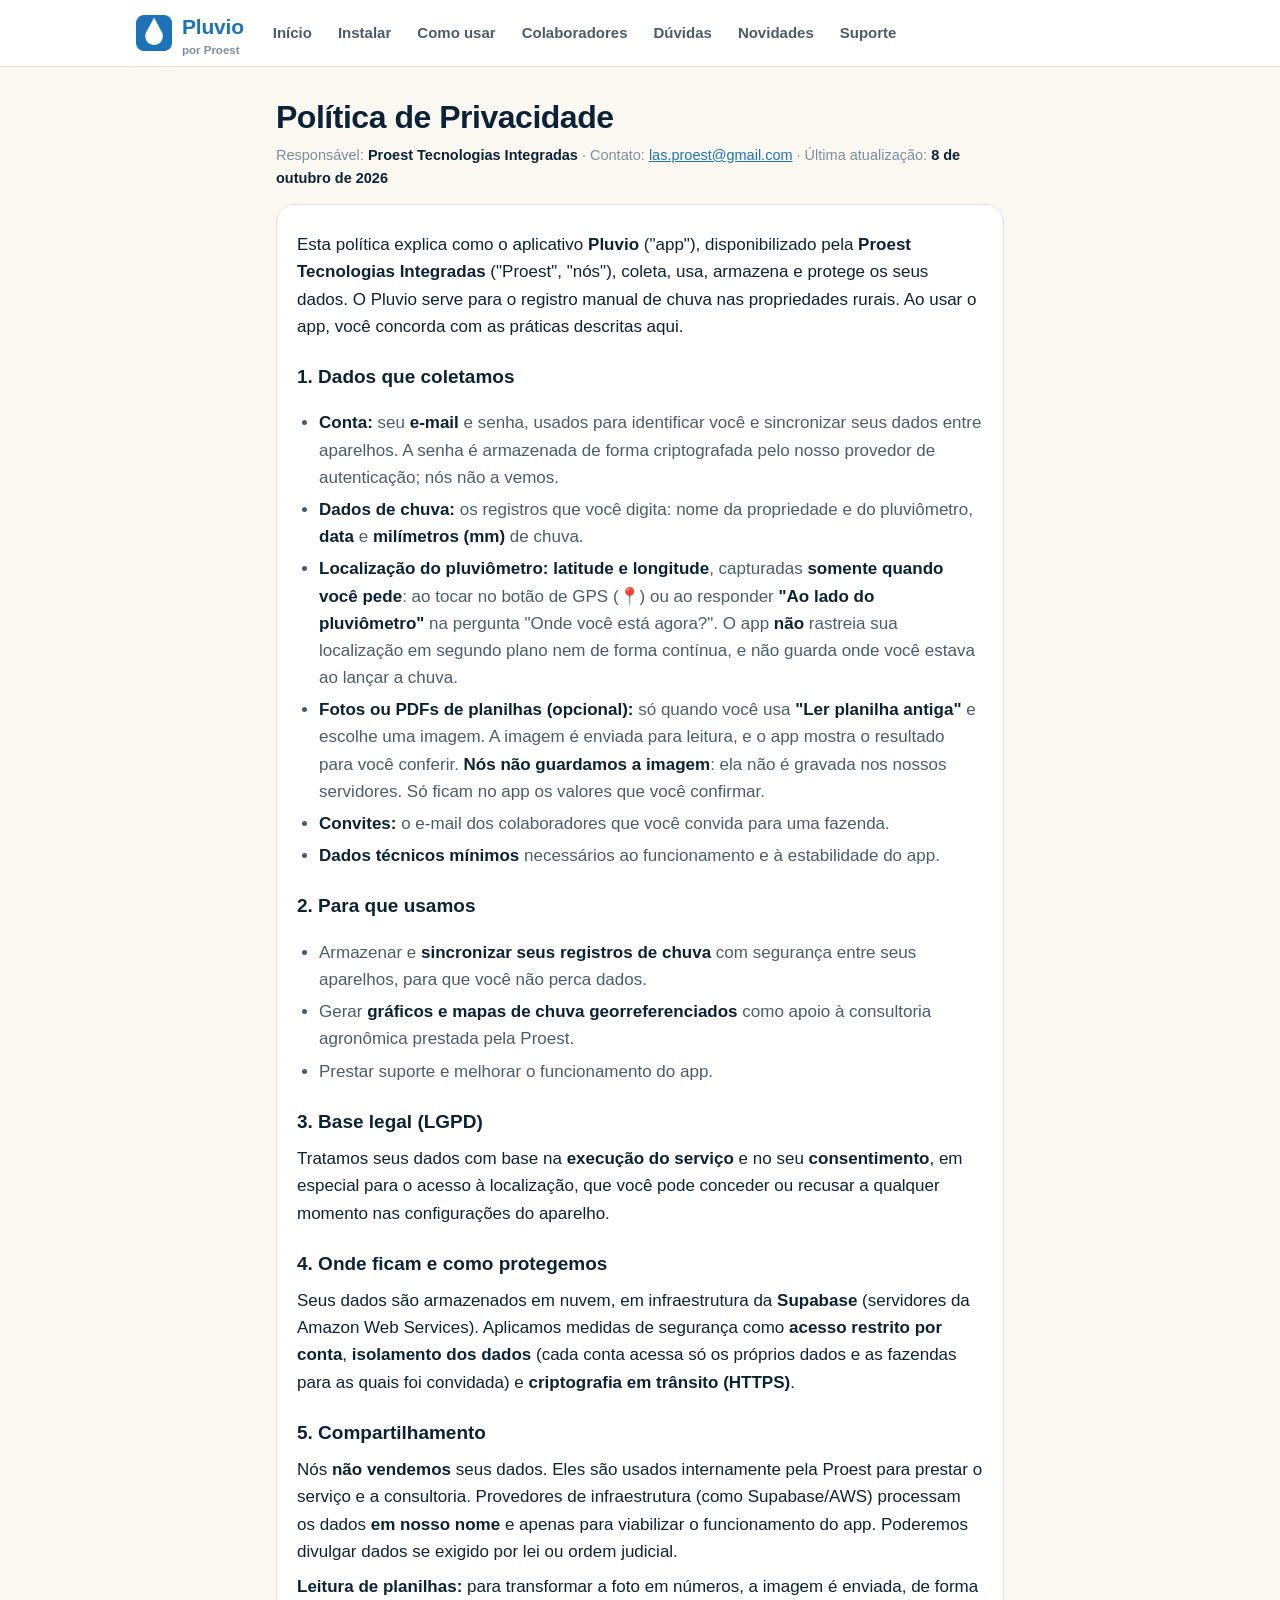
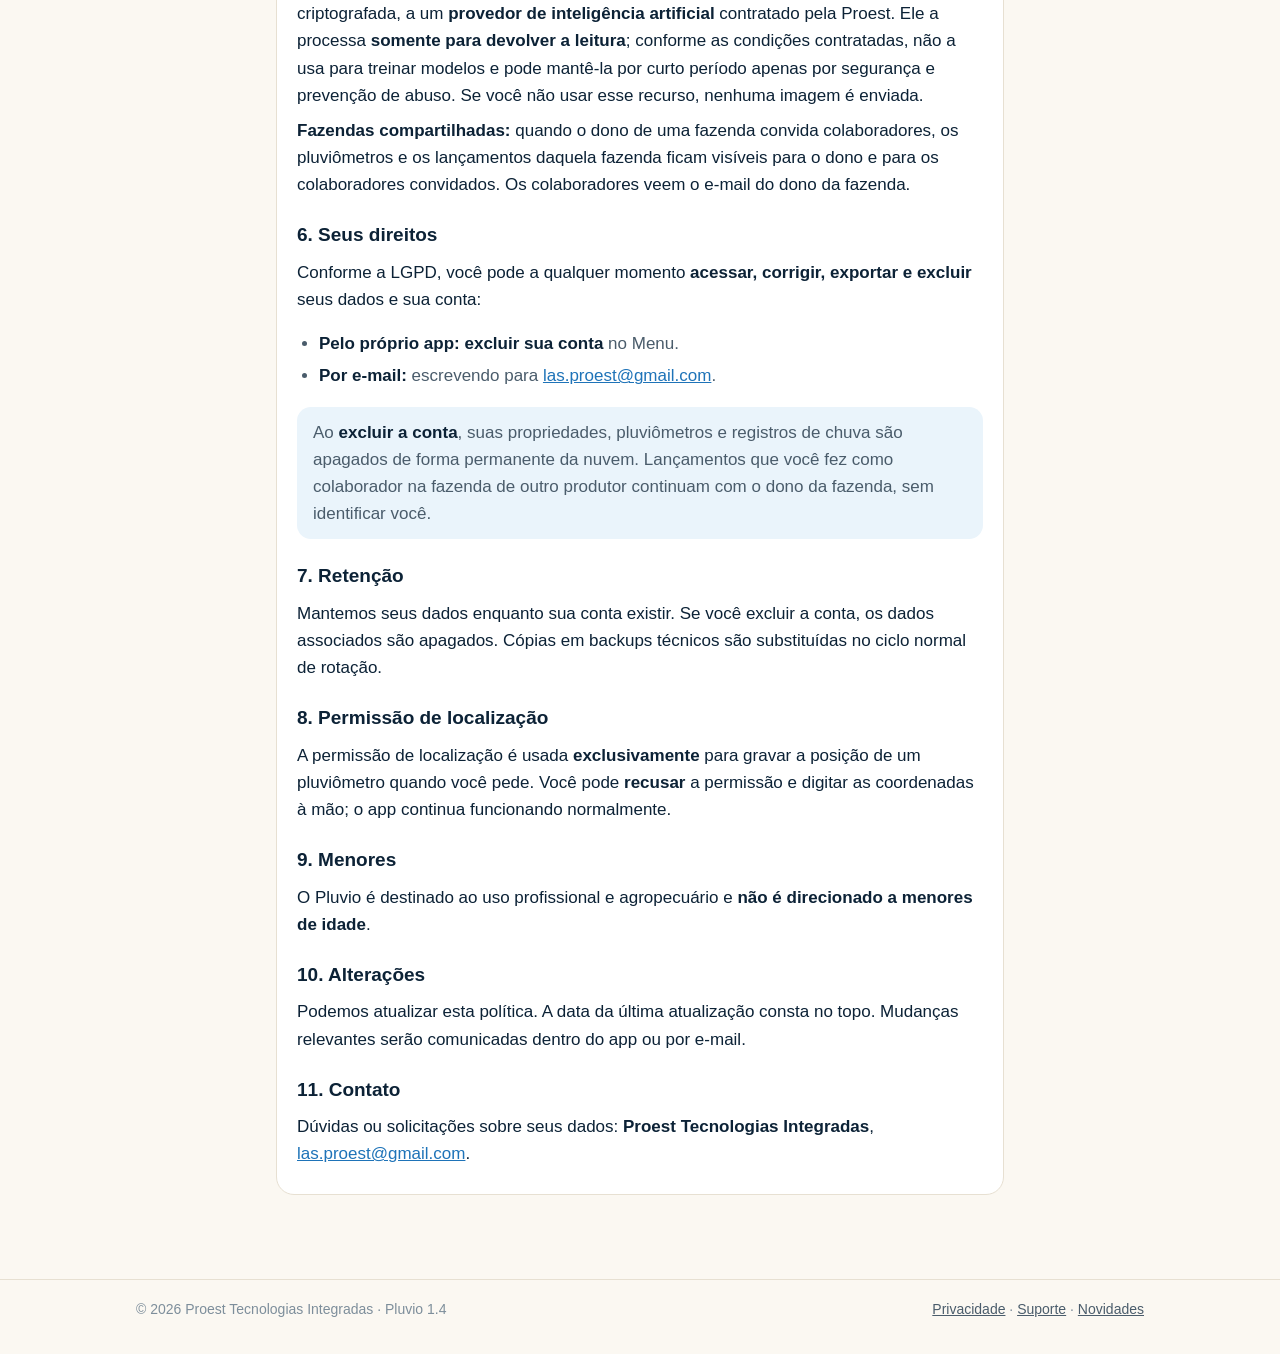
<file: privacidade.html>
<!doctype html><html lang="pt-BR"><head><meta charset="utf-8">
<meta name="viewport" content="width=device-width, initial-scale=1">
<title>Política de Privacidade — Pluvio</title>
<meta name="description" content="Como o Pluvio coleta, usa, guarda e protege os seus dados.">
<meta name="robots" content="noindex">
<meta name="theme-color" content="#1E73B8">
<link rel="icon" href="img/favicon.png"><link rel="apple-touch-icon" href="img/apple-touch-icon.png">
<link rel="stylesheet" href="estilo.css?v=6ad7abf7">
</head><body>
<header class="topo"><div class="in"><a class="marca" href="index.html"><img src="img/icone-192.png" alt=""><div><b>Pluvio</b><span>por Proest</span></div></a><nav aria-label="Páginas"><a href="index.html">Início</a><a href="instalar.html">Instalar</a><a href="usar.html">Como usar</a><a href="colaboradores.html">Colaboradores</a><a href="duvidas.html">Dúvidas</a><a href="novidades.html">Novidades</a><a href="suporte.html">Suporte</a></nav></div></header>
<main class="estreito">
  <h1>Política de Privacidade</h1>
  <p class="muted">Responsável: <strong>Proest Tecnologias Integradas</strong> · Contato: <a href="mailto:las.proest@gmail.com">las.proest@gmail.com</a> · Última atualização: <strong>8 de outubro de 2026</strong></p>

  <div class="card">
    <p>Esta política explica como o aplicativo <strong>Pluvio</strong> ("app"), disponibilizado pela <strong>Proest Tecnologias Integradas</strong> ("Proest", "nós"), coleta, usa, armazena e protege os seus dados. O Pluvio serve para o registro manual de chuva nas propriedades rurais. Ao usar o app, você concorda com as práticas descritas aqui.</p>

    <h3>1. Dados que coletamos</h3>
    <ul>
      <li><strong>Conta:</strong> seu <strong>e-mail</strong> e senha, usados para identificar você e sincronizar seus dados entre aparelhos. A senha é armazenada de forma criptografada pelo nosso provedor de autenticação; nós não a vemos.</li>
      <li><strong>Dados de chuva:</strong> os registros que você digita: nome da propriedade e do pluviômetro, <strong>data</strong> e <strong>milímetros (mm)</strong> de chuva.</li>
      <li><strong>Localização do pluviômetro:</strong> <strong>latitude e longitude</strong>, capturadas <strong>somente quando você pede</strong>: ao tocar no botão de GPS (📍) ou ao responder <strong>"Ao lado do pluviômetro"</strong> na pergunta "Onde você está agora?". O app <strong>não</strong> rastreia sua localização em segundo plano nem de forma contínua, e não guarda onde você estava ao lançar a chuva.</li>
      <li><strong>Fotos ou PDFs de planilhas (opcional):</strong> só quando você usa <strong>"Ler planilha antiga"</strong> e escolhe uma imagem. A imagem é enviada para leitura, e o app mostra o resultado para você conferir. <strong>Nós não guardamos a imagem</strong>: ela não é gravada nos nossos servidores. Só ficam no app os valores que você confirmar.</li>
      <li><strong>Convites:</strong> o e-mail dos colaboradores que você convida para uma fazenda.</li>
      <li><strong>Dados técnicos mínimos</strong> necessários ao funcionamento e à estabilidade do app.</li>
    </ul>

    <h3>2. Para que usamos</h3>
    <ul>
      <li>Armazenar e <strong>sincronizar seus registros de chuva</strong> com segurança entre seus aparelhos, para que você não perca dados.</li>
      <li>Gerar <strong>gráficos e mapas de chuva georreferenciados</strong> como apoio à consultoria agronômica prestada pela Proest.</li>
      <li>Prestar suporte e melhorar o funcionamento do app.</li>
    </ul>

    <h3>3. Base legal (LGPD)</h3>
    <p>Tratamos seus dados com base na <strong>execução do serviço</strong> e no seu <strong>consentimento</strong>, em especial para o acesso à localização, que você pode conceder ou recusar a qualquer momento nas configurações do aparelho.</p>

    <h3>4. Onde ficam e como protegemos</h3>
    <p>Seus dados são armazenados em nuvem, em infraestrutura da <strong>Supabase</strong> (servidores da Amazon Web Services). Aplicamos medidas de segurança como <strong>acesso restrito por conta</strong>, <strong>isolamento dos dados</strong> (cada conta acessa só os próprios dados e as fazendas para as quais foi convidada) e <strong>criptografia em trânsito (HTTPS)</strong>.</p>

    <h3>5. Compartilhamento</h3>
    <p>Nós <strong>não vendemos</strong> seus dados. Eles são usados internamente pela Proest para prestar o serviço e a consultoria. Provedores de infraestrutura (como Supabase/AWS) processam os dados <strong>em nosso nome</strong> e apenas para viabilizar o funcionamento do app. Poderemos divulgar dados se exigido por lei ou ordem judicial.</p>
    <p><strong>Leitura de planilhas:</strong> para transformar a foto em números, a imagem é enviada, de forma criptografada, a um <strong>provedor de inteligência artificial</strong> contratado pela Proest. Ele a processa <strong>somente para devolver a leitura</strong>; conforme as condições contratadas, não a usa para treinar modelos e pode mantê-la por curto período apenas por segurança e prevenção de abuso. Se você não usar esse recurso, nenhuma imagem é enviada.</p>
    <p><strong>Fazendas compartilhadas:</strong> quando o dono de uma fazenda convida colaboradores, os pluviômetros e os lançamentos daquela fazenda ficam visíveis para o dono e para os colaboradores convidados. Os colaboradores veem o e-mail do dono da fazenda.</p>

    <h3>6. Seus direitos</h3>
    <p>Conforme a LGPD, você pode a qualquer momento <strong>acessar, corrigir, exportar e excluir</strong> seus dados e sua conta:</p>
    <ul>
      <li><strong>Pelo próprio app:</strong> <strong>excluir sua conta</strong> no Menu.</li>
      <li><strong>Por e-mail:</strong> escrevendo para <a href="mailto:las.proest@gmail.com">las.proest@gmail.com</a>.</li>
    </ul>
    <div class="dica">Ao <strong>excluir a conta</strong>, suas propriedades, pluviômetros e registros de chuva são apagados de forma permanente da nuvem. Lançamentos que você fez como colaborador na fazenda de outro produtor continuam com o dono da fazenda, sem identificar você.</div>

    <h3>7. Retenção</h3>
    <p>Mantemos seus dados enquanto sua conta existir. Se você excluir a conta, os dados associados são apagados. Cópias em backups técnicos são substituídas no ciclo normal de rotação.</p>

    <h3>8. Permissão de localização</h3>
    <p>A permissão de localização é usada <strong>exclusivamente</strong> para gravar a posição de um pluviômetro quando você pede. Você pode <strong>recusar</strong> a permissão e digitar as coordenadas à mão; o app continua funcionando normalmente.</p>

    <h3>9. Menores</h3>
    <p>O Pluvio é destinado ao uso profissional e agropecuário e <strong>não é direcionado a menores de idade</strong>.</p>

    <h3>10. Alterações</h3>
    <p>Podemos atualizar esta política. A data da última atualização consta no topo. Mudanças relevantes serão comunicadas dentro do app ou por e-mail.</p>

    <h3>11. Contato</h3>
    <p>Dúvidas ou solicitações sobre seus dados: <strong>Proest Tecnologias Integradas</strong>, <a href="mailto:las.proest@gmail.com">las.proest@gmail.com</a>.</p>
  </div>
</main>
<footer class="rodape"><div class="in"><span>© 2026 Proest Tecnologias Integradas · Pluvio 1.4</span><span><a href="privacidade.html">Privacidade</a> · <a href="suporte.html">Suporte</a> · <a href="novidades.html">Novidades</a></span></div></footer>
</body></html>
</file>
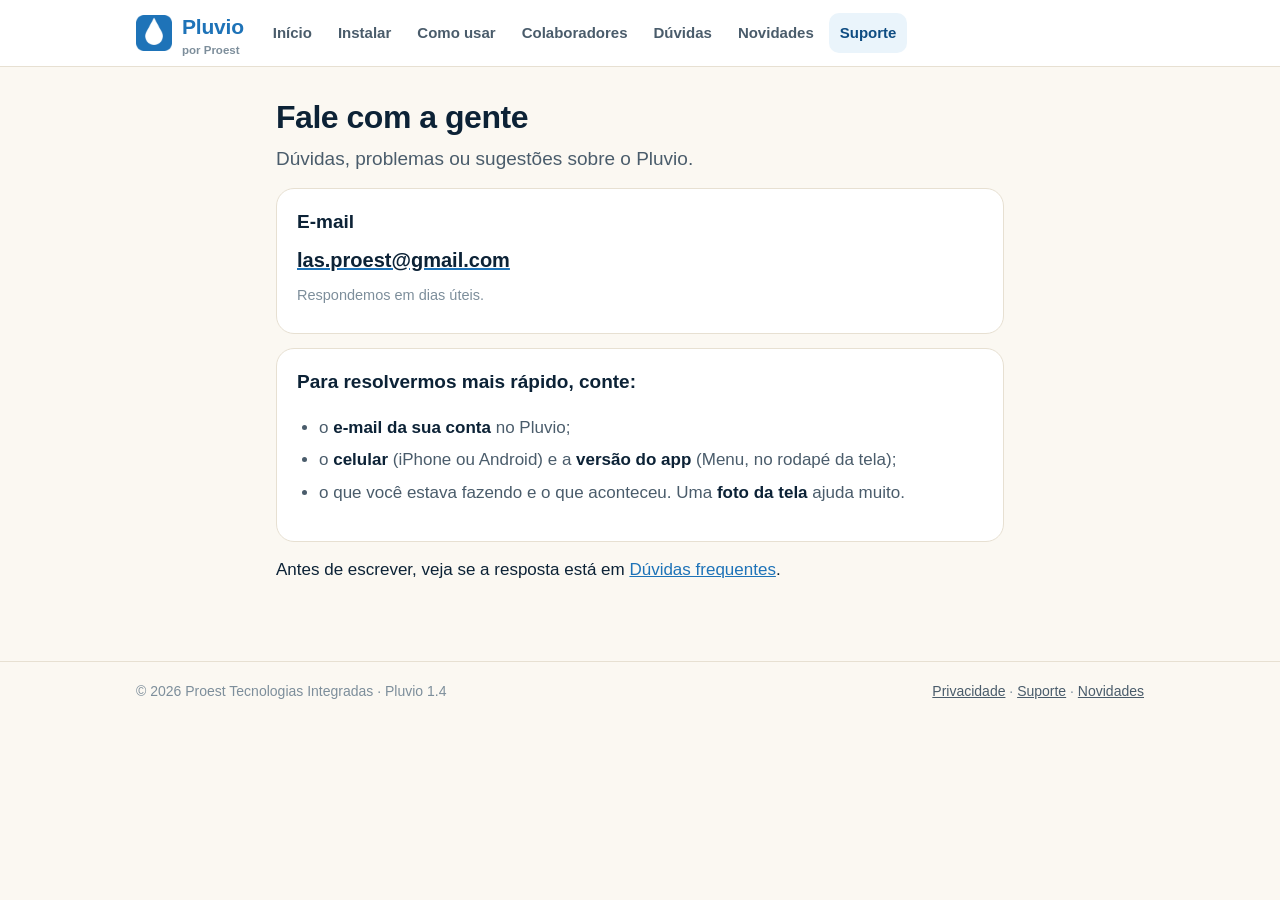
<file: suporte.html>
<!doctype html><html lang="pt-BR"><head><meta charset="utf-8">
<meta name="viewport" content="width=device-width, initial-scale=1">
<title>Suporte — Pluvio</title>
<meta name="description" content="Fale com a equipe do Pluvio: dúvidas, problemas e sugestões.">
<meta name="robots" content="noindex">
<meta name="theme-color" content="#1E73B8">
<link rel="icon" href="img/favicon.png"><link rel="apple-touch-icon" href="img/apple-touch-icon.png">
<link rel="stylesheet" href="estilo.css?v=6ad7abf7">
</head><body>
<header class="topo"><div class="in"><a class="marca" href="index.html"><img src="img/icone-192.png" alt=""><div><b>Pluvio</b><span>por Proest</span></div></a><nav aria-label="Páginas"><a href="index.html">Início</a><a href="instalar.html">Instalar</a><a href="usar.html">Como usar</a><a href="colaboradores.html">Colaboradores</a><a href="duvidas.html">Dúvidas</a><a href="novidades.html">Novidades</a><a href="suporte.html" aria-current="page">Suporte</a></nav></div></header>
<main class="estreito">
  <h1>Fale com a gente</h1>
  <p class="lead">Dúvidas, problemas ou sugestões sobre o Pluvio.</p>

  <div class="card">
    <h3 style="margin-top:0">E-mail</h3>
    <p style="font-size:20px;margin:4px 0 6px"><a href="mailto:las.proest@gmail.com?subject=Pluvio"><strong>las.proest@gmail.com</strong></a></p>
    <p class="muted">Respondemos em dias úteis.</p>
  </div>

  <div class="card">
    <h3 style="margin-top:0">Para resolvermos mais rápido, conte:</h3>
    <ul>
      <li>o <strong>e-mail da sua conta</strong> no Pluvio;</li>
      <li>o <strong>celular</strong> (iPhone ou Android) e a <strong>versão do app</strong> (Menu, no rodapé da tela);</li>
      <li>o que você estava fazendo e o que aconteceu. Uma <strong>foto da tela</strong> ajuda muito.</li>
    </ul>
  </div>

  <p>Antes de escrever, veja se a resposta está em <a href="duvidas.html">Dúvidas frequentes</a>.</p>
</main>
<footer class="rodape"><div class="in"><span>© 2026 Proest Tecnologias Integradas · Pluvio 1.4</span><span><a href="privacidade.html">Privacidade</a> · <a href="suporte.html">Suporte</a> · <a href="novidades.html">Novidades</a></span></div></footer>
</body></html>
</file>
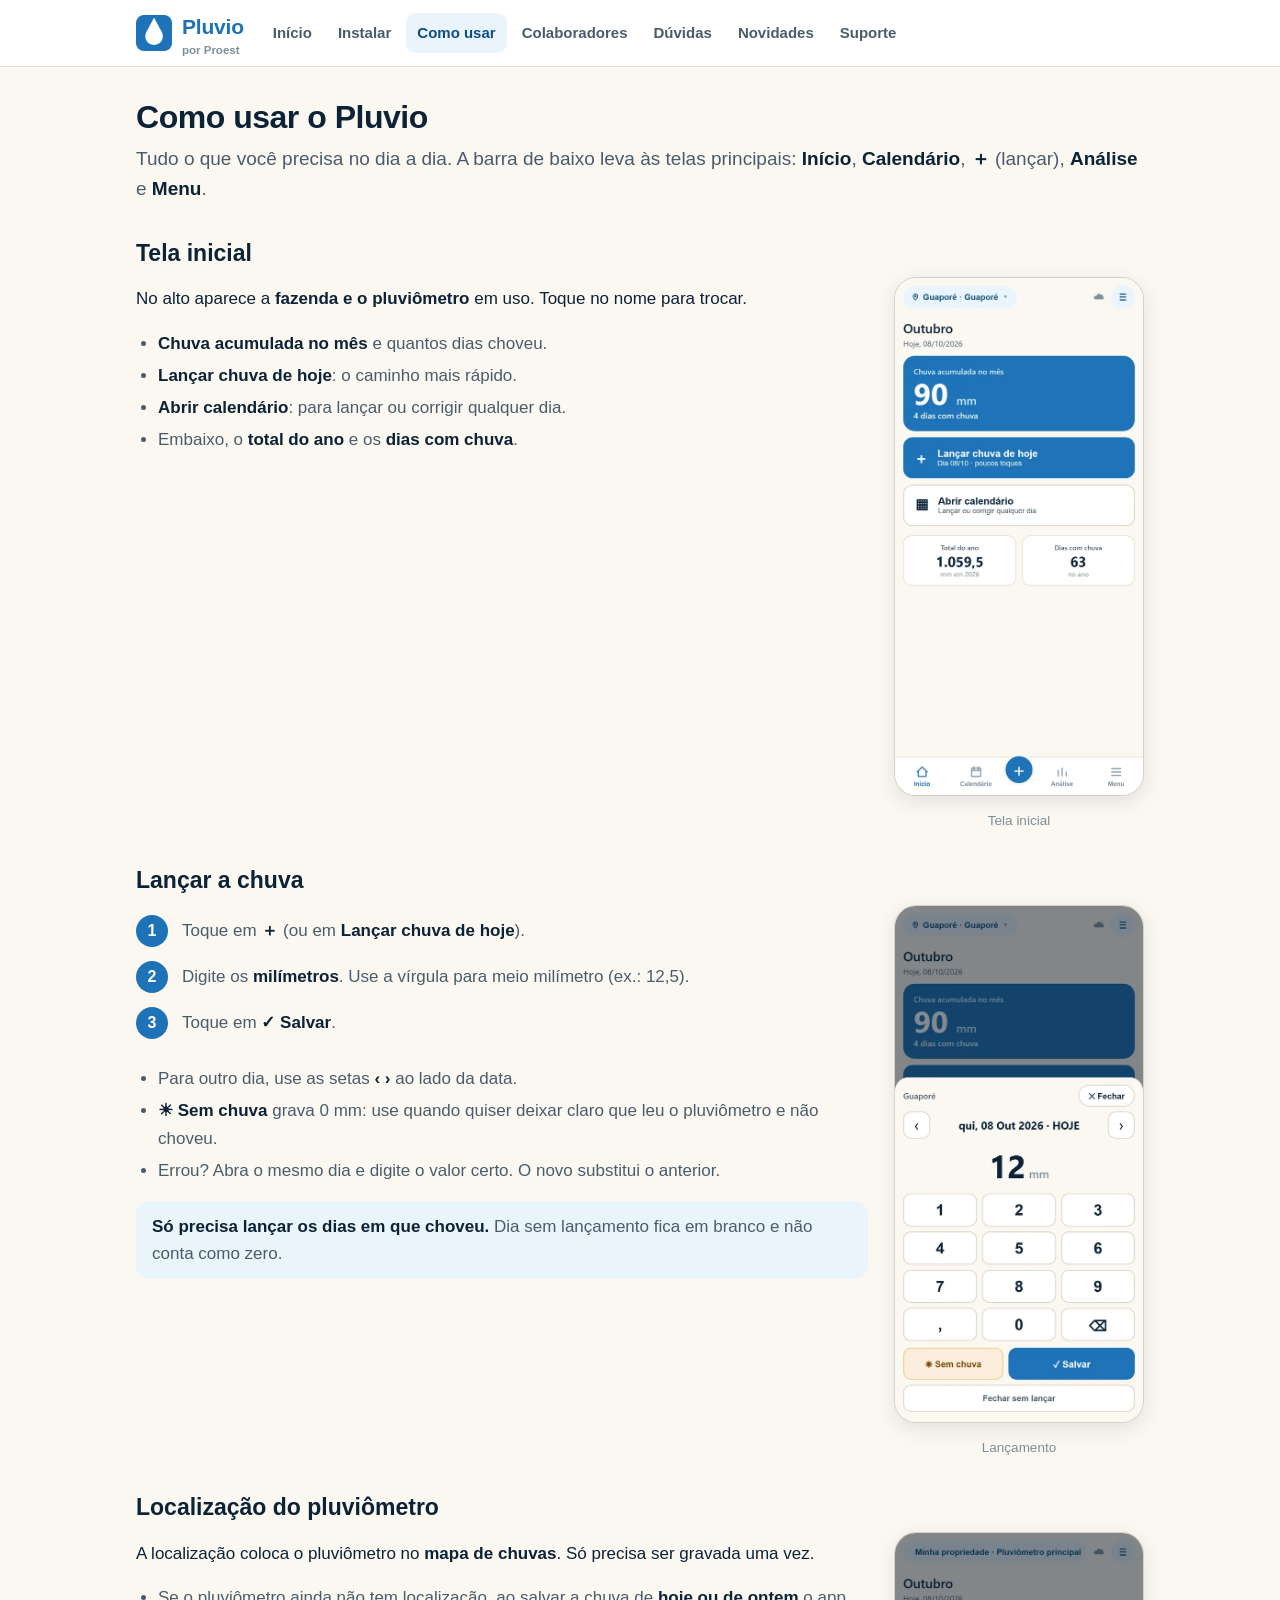
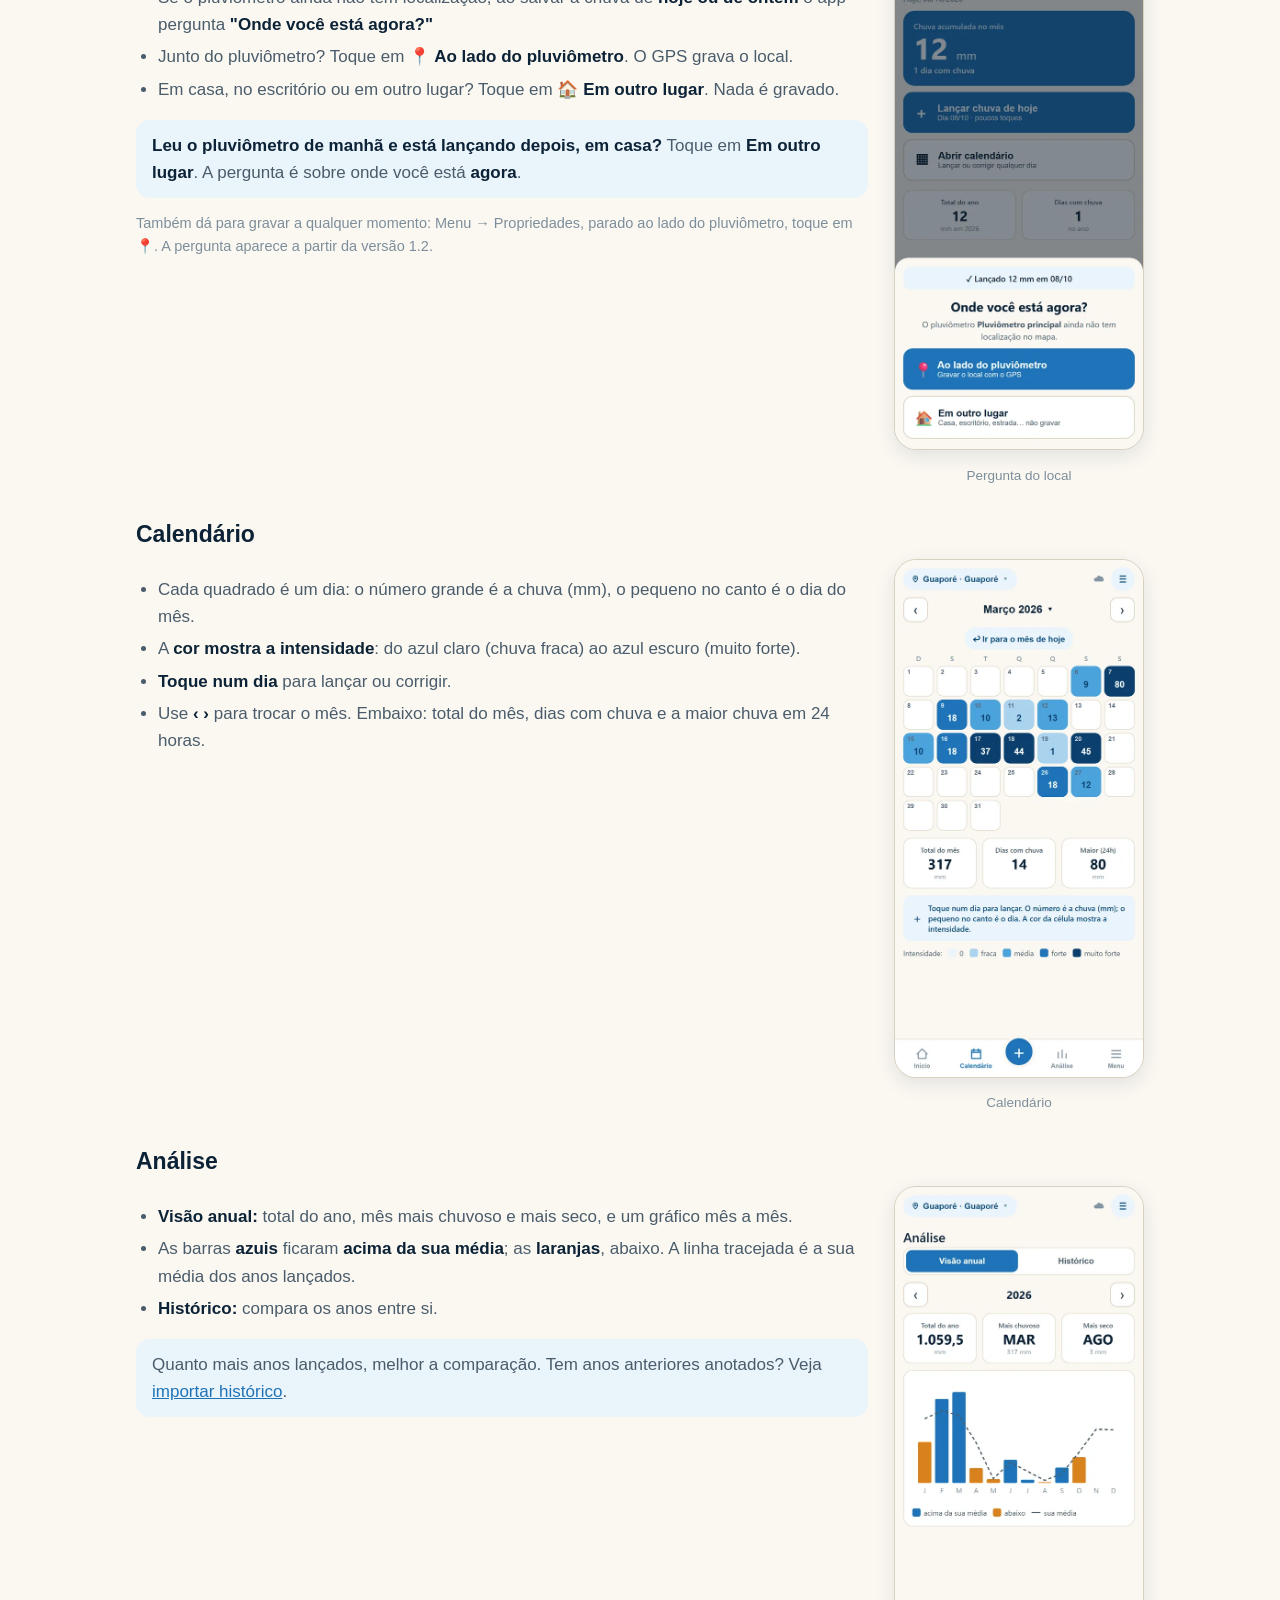
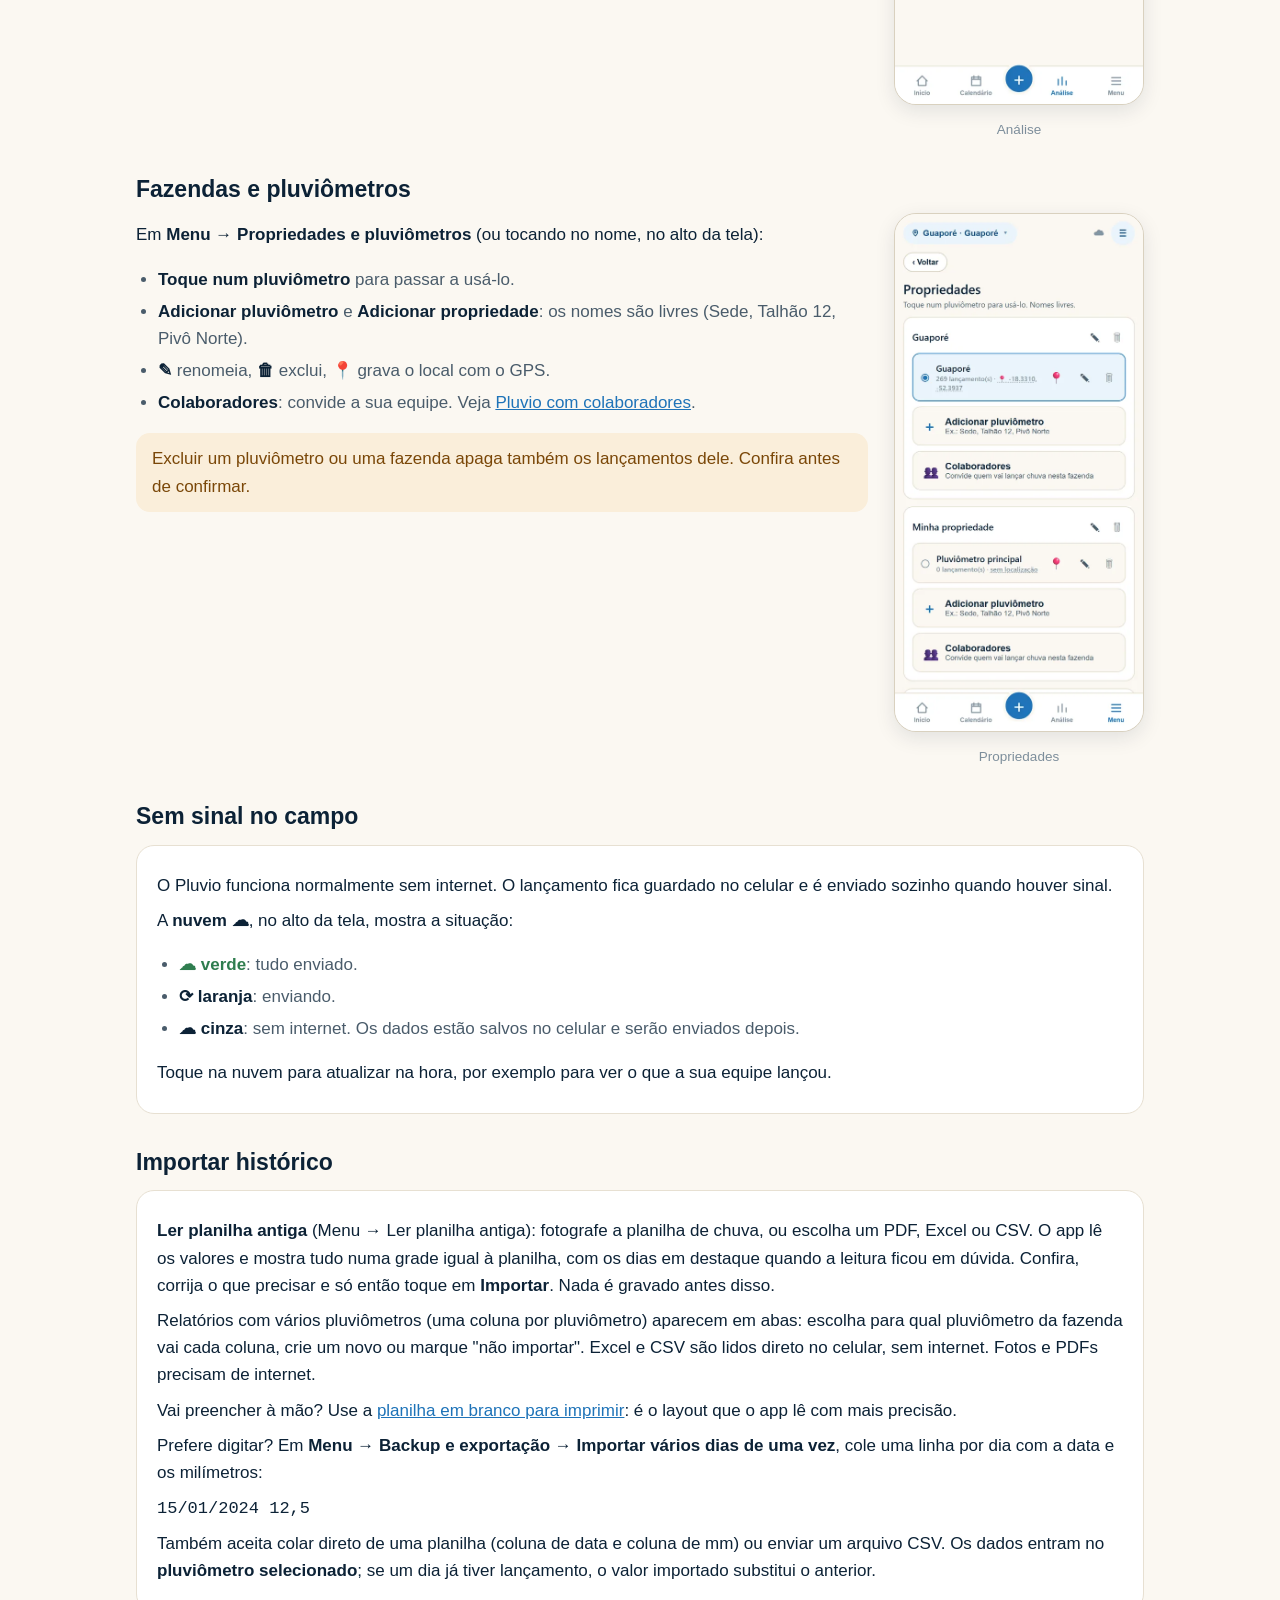
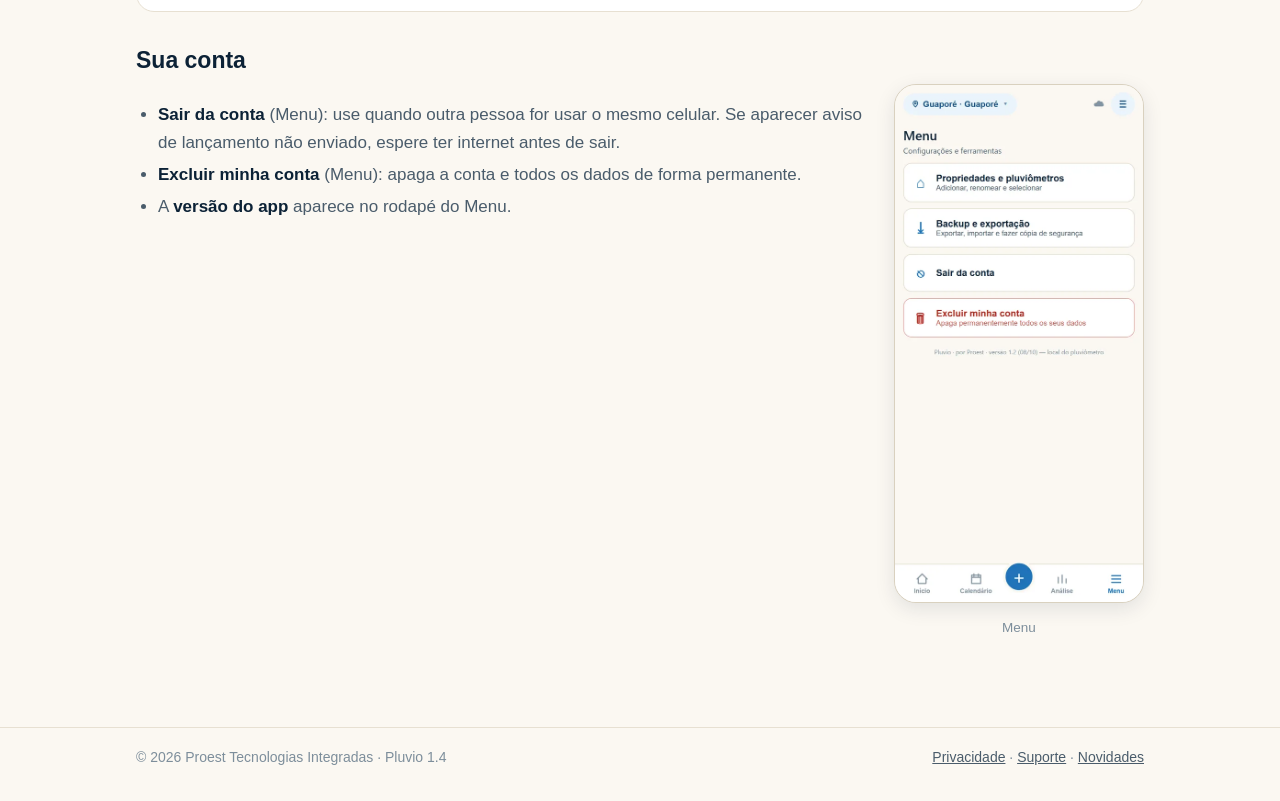
<file: usar.html>
<!doctype html><html lang="pt-BR"><head><meta charset="utf-8">
<meta name="viewport" content="width=device-width, initial-scale=1">
<title>Como usar — Pluvio</title>
<meta name="description" content="Como lançar a chuva, usar o calendário e a análise, cadastrar fazendas e pluviômetros no Pluvio.">
<meta name="robots" content="noindex">
<meta name="theme-color" content="#1E73B8">
<link rel="icon" href="img/favicon.png"><link rel="apple-touch-icon" href="img/apple-touch-icon.png">
<link rel="stylesheet" href="estilo.css?v=6ad7abf7">
</head><body>
<header class="topo"><div class="in"><a class="marca" href="index.html"><img src="img/icone-192.png" alt=""><div><b>Pluvio</b><span>por Proest</span></div></a><nav aria-label="Páginas"><a href="index.html">Início</a><a href="instalar.html">Instalar</a><a href="usar.html" aria-current="page">Como usar</a><a href="colaboradores.html">Colaboradores</a><a href="duvidas.html">Dúvidas</a><a href="novidades.html">Novidades</a><a href="suporte.html">Suporte</a></nav></div></header>
<main>
  <h1>Como usar o Pluvio</h1>
  <p class="lead">Tudo o que você precisa no dia a dia. A barra de baixo leva às telas principais: <strong>Início</strong>, <strong>Calendário</strong>, <strong>＋</strong> (lançar), <strong>Análise</strong> e <strong>Menu</strong>.</p>

  <h2 id="inicio">Tela inicial</h2>
  <div class="tela">
    <div>
      <p>No alto aparece a <strong>fazenda e o pluviômetro</strong> em uso. Toque no nome para trocar.</p>
      <ul>
        <li><strong>Chuva acumulada no mês</strong> e quantos dias choveu.</li>
        <li><strong>Lançar chuva de hoje</strong>: o caminho mais rápido.</li>
        <li><strong>Abrir calendário</strong>: para lançar ou corrigir qualquer dia.</li>
        <li>Embaixo, o <strong>total do ano</strong> e os <strong>dias com chuva</strong>.</li>
      </ul>
    </div>
    <figure><img src="img/tela-inicio.webp" alt="Tela inicial do Pluvio" loading="lazy"><figcaption>Tela inicial</figcaption></figure>
  </div>

  <h2 id="lancar">Lançar a chuva</h2>
  <div class="tela">
    <div>
      <ol class="passos">
        <li>Toque em <strong>＋</strong> (ou em <strong>Lançar chuva de hoje</strong>).</li>
        <li>Digite os <strong>milímetros</strong>. Use a vírgula para meio milímetro (ex.: 12,5).</li>
        <li>Toque em <strong>✓ Salvar</strong>.</li>
      </ol>
      <ul>
        <li>Para outro dia, use as setas <strong>‹ ›</strong> ao lado da data.</li>
        <li><strong>☀ Sem chuva</strong> grava 0 mm: use quando quiser deixar claro que leu o pluviômetro e não choveu.</li>
        <li>Errou? Abra o mesmo dia e digite o valor certo. O novo substitui o anterior.</li>
      </ul>
      <div class="dica"><strong>Só precisa lançar os dias em que choveu.</strong> Dia sem lançamento fica em branco e não conta como zero.</div>
    </div>
    <figure><img src="img/tela-teclado.webp" alt="Teclado para lançar a chuva" loading="lazy"><figcaption>Lançamento</figcaption></figure>
  </div>

  <h2 id="local">Localização do pluviômetro</h2>
  <div class="tela">
    <div>
      <p>A localização coloca o pluviômetro no <strong>mapa de chuvas</strong>. Só precisa ser gravada uma vez.</p>
      <ul>
        <li>Se o pluviômetro ainda não tem localização, ao salvar a chuva de <strong>hoje ou de ontem</strong> o app pergunta <strong>"Onde você está agora?"</strong></li>
        <li>Junto do pluviômetro? Toque em <strong>📍 Ao lado do pluviômetro</strong>. O GPS grava o local.</li>
        <li>Em casa, no escritório ou em outro lugar? Toque em <strong>🏠 Em outro lugar</strong>. Nada é gravado.</li>
      </ul>
      <div class="dica"><strong>Leu o pluviômetro de manhã e está lançando depois, em casa?</strong> Toque em <strong>Em outro lugar</strong>. A pergunta é sobre onde você está <strong>agora</strong>.</div>
      <p class="muted">Também dá para gravar a qualquer momento: Menu → Propriedades, parado ao lado do pluviômetro, toque em 📍. A pergunta aparece a partir da versão 1.2.</p>
    </div>
    <figure><img src="img/tela-local.webp" alt="Pergunta Onde você está agora?" loading="lazy"><figcaption>Pergunta do local</figcaption></figure>
  </div>

  <h2 id="calendario">Calendário</h2>
  <div class="tela">
    <div>
      <ul>
        <li>Cada quadrado é um dia: o número grande é a chuva (mm), o pequeno no canto é o dia do mês.</li>
        <li>A <strong>cor mostra a intensidade</strong>: do azul claro (chuva fraca) ao azul escuro (muito forte).</li>
        <li><strong>Toque num dia</strong> para lançar ou corrigir.</li>
        <li>Use <strong>‹ ›</strong> para trocar o mês. Embaixo: total do mês, dias com chuva e a maior chuva em 24 horas.</li>
      </ul>
    </div>
    <figure><img src="img/tela-calendario.webp" alt="Calendário do mês" loading="lazy"><figcaption>Calendário</figcaption></figure>
  </div>

  <h2 id="analise">Análise</h2>
  <div class="tela">
    <div>
      <ul>
        <li><strong>Visão anual:</strong> total do ano, mês mais chuvoso e mais seco, e um gráfico mês a mês.</li>
        <li>As barras <strong>azuis</strong> ficaram <strong>acima da sua média</strong>; as <strong>laranjas</strong>, abaixo. A linha tracejada é a sua média dos anos lançados.</li>
        <li><strong>Histórico:</strong> compara os anos entre si.</li>
      </ul>
      <div class="dica">Quanto mais anos lançados, melhor a comparação. Tem anos anteriores anotados? Veja <a href="#importar">importar histórico</a>.</div>
    </div>
    <figure><img src="img/tela-analise.webp" alt="Análise anual com gráfico" loading="lazy"><figcaption>Análise</figcaption></figure>
  </div>

  <h2 id="fazendas">Fazendas e pluviômetros</h2>
  <div class="tela">
    <div>
      <p>Em <strong>Menu → Propriedades e pluviômetros</strong> (ou tocando no nome, no alto da tela):</p>
      <ul>
        <li><strong>Toque num pluviômetro</strong> para passar a usá-lo.</li>
        <li><strong>Adicionar pluviômetro</strong> e <strong>Adicionar propriedade</strong>: os nomes são livres (Sede, Talhão 12, Pivô Norte).</li>
        <li><strong>✎</strong> renomeia, <strong>🗑</strong> exclui, <strong>📍</strong> grava o local com o GPS.</li>
        <li><strong>Colaboradores</strong>: convide a sua equipe. Veja <a href="colaboradores.html">Pluvio com colaboradores</a>.</li>
      </ul>
      <div class="alerta">Excluir um pluviômetro ou uma fazenda apaga também os lançamentos dele. Confira antes de confirmar.</div>
    </div>
    <figure><img src="img/tela-propriedades.webp" alt="Tela de propriedades e pluviômetros" loading="lazy"><figcaption>Propriedades</figcaption></figure>
  </div>

  <h2 id="sem-sinal">Sem sinal no campo</h2>
  <div class="card">
    <p>O Pluvio funciona normalmente sem internet. O lançamento fica guardado no celular e é enviado sozinho quando houver sinal.</p>
    <p>A <strong>nuvem ☁</strong>, no alto da tela, mostra a situação:</p>
    <ul>
      <li><strong style="color:var(--ok)">☁ verde</strong>: tudo enviado.</li>
      <li><strong>⟳ laranja</strong>: enviando.</li>
      <li><strong>☁ cinza</strong>: sem internet. Os dados estão salvos no celular e serão enviados depois.</li>
    </ul>
    <p>Toque na nuvem para atualizar na hora, por exemplo para ver o que a sua equipe lançou.</p>
  </div>

  <h2 id="importar">Importar histórico</h2>
  <div class="card">
    <p><strong>Ler planilha antiga</strong> (Menu → Ler planilha antiga): fotografe a planilha de chuva, ou escolha um PDF, Excel ou CSV. O app lê os valores e mostra tudo numa grade igual à planilha, com os dias em destaque quando a leitura ficou em dúvida. Confira, corrija o que precisar e só então toque em <strong>Importar</strong>. Nada é gravado antes disso.</p>
    <p>Relatórios com vários pluviômetros (uma coluna por pluviômetro) aparecem em abas: escolha para qual pluviômetro da fazenda vai cada coluna, crie um novo ou marque "não importar". Excel e CSV são lidos direto no celular, sem internet. Fotos e PDFs precisam de internet.</p>
    <p>Vai preencher à mão? Use a <a href="planilha-de-chuva.pdf">planilha em branco para imprimir</a>: é o layout que o app lê com mais precisão.</p>
    <p>Prefere digitar? Em <strong>Menu → Backup e exportação → Importar vários dias de uma vez</strong>, cole uma linha por dia com a data e os milímetros:</p>
    <p><code>15/01/2024 12,5</code></p>
    <p>Também aceita colar direto de uma planilha (coluna de data e coluna de mm) ou enviar um arquivo CSV. Os dados entram no <strong>pluviômetro selecionado</strong>; se um dia já tiver lançamento, o valor importado substitui o anterior.</p>
  </div>

  <h2 id="conta">Sua conta</h2>
  <div class="tela">
    <div>
      <ul>
        <li><strong>Sair da conta</strong> (Menu): use quando outra pessoa for usar o mesmo celular. Se aparecer aviso de lançamento não enviado, espere ter internet antes de sair.</li>
        <li><strong>Excluir minha conta</strong> (Menu): apaga a conta e todos os dados de forma permanente.</li>
        <li>A <strong>versão do app</strong> aparece no rodapé do Menu.</li>
      </ul>
    </div>
    <figure><img src="img/tela-menu.webp" alt="Menu do Pluvio" loading="lazy"><figcaption>Menu</figcaption></figure>
  </div>
</main>
<footer class="rodape"><div class="in"><span>© 2026 Proest Tecnologias Integradas · Pluvio 1.4</span><span><a href="privacidade.html">Privacidade</a> · <a href="suporte.html">Suporte</a> · <a href="novidades.html">Novidades</a></span></div></footer>
</body></html>
</file>
<file: estilo.css>
/* Portal do Pluvio — mesmas cores do app */
:root{
  --bg:#FBF8F2; --card:#ffffff; --line:#E7E0D2; --line2:#D9D1BF;
  --ink:#0c2236; --ink2:#4A5C6B; --ink3:#7d8e9b;
  --rain:#1E73B8; --rain-d:#0E4C82; --rain-50:#EAF4FB;
  --amber-bg:#FAEEDA; --amber-ink:#7A4708; --ok:#2f7d4f;
}
@media (prefers-color-scheme: dark){
  :root:not([data-theme="light"]){
    --bg:#0a1622; --card:#13263d; --line:#22405e; --line2:#2c4a68;
    --ink:#f2f7fc; --ink2:#b3c6d8; --ink3:#7e96ac;
    --rain:#4BA3DC; --rain-d:#8fc8ff; --rain-50:#16364f; --amber-bg:#3a2a12; --amber-ink:#f3c98a; --ok:#5fbf85;
  }
}
:root[data-theme="dark"]{
  --bg:#0a1622; --card:#13263d; --line:#22405e; --line2:#2c4a68;
  --ink:#f2f7fc; --ink2:#b3c6d8; --ink3:#7e96ac;
  --rain:#4BA3DC; --rain-d:#8fc8ff; --rain-50:#16364f; --amber-bg:#3a2a12; --amber-ink:#f3c98a; --ok:#5fbf85;
}
*{box-sizing:border-box}
html{-webkit-text-size-adjust:100%}
body{margin:0;background:var(--bg);color:var(--ink);font-family:-apple-system,BlinkMacSystemFont,"Segoe UI",Roboto,Helvetica,Arial,sans-serif;font-size:17px;line-height:1.6}
a{color:var(--rain)}
img{max-width:100%;height:auto}
strong{color:var(--ink)}

/* topo */
.topo{background:var(--card);border-bottom:1px solid var(--line);position:sticky;top:0;z-index:10}
.topo .in{max-width:1040px;margin:0 auto;padding:10px 16px;display:flex;align-items:center;gap:18px}
.marca{display:flex;align-items:center;gap:10px;text-decoration:none;color:var(--ink);flex:none}
.marca img{width:36px;height:36px}
.marca b{font-size:21px;letter-spacing:-.01em;color:var(--rain)}
.marca span{display:block;font-size:11.5px;color:var(--ink3);font-weight:600;line-height:1;margin-top:1px}
nav{display:flex;gap:4px;overflow-x:auto;scrollbar-width:none;-webkit-overflow-scrolling:touch}
nav::-webkit-scrollbar{display:none}
nav a{white-space:nowrap;text-decoration:none;color:var(--ink2);font-size:15px;font-weight:600;padding:8px 11px;border-radius:10px}
nav a:hover{background:var(--rain-50);color:var(--rain-d)}
nav a[aria-current="page"]{background:var(--rain-50);color:var(--rain-d)}
@media (max-width:760px){
  .topo .in{flex-direction:column;align-items:stretch;gap:6px;padding:10px 12px 6px}
  nav{margin:0 -12px;padding:0 8px 2px}
}

/* conteúdo */
main{max-width:1040px;margin:0 auto;padding:26px 16px 40px}
.estreito{max-width:760px}
h1{font-size:32px;line-height:1.15;margin:6px 0 8px;letter-spacing:-.015em}
h2{font-size:23px;line-height:1.25;margin:34px 0 10px}
h3{font-size:19px;margin:22px 0 6px}
p{margin:8px 0}
.lead{font-size:19px;color:var(--ink2);margin:0 0 6px}
.muted{color:var(--ink3);font-size:14.5px}
.card{background:var(--card);border:1px solid var(--line);border-radius:18px;padding:18px 20px;margin:14px 0}
.dica{background:var(--rain-50);border-radius:14px;padding:12px 16px;color:var(--ink2);margin:14px 0}
.alerta{background:var(--amber-bg);color:var(--amber-ink);border-radius:14px;padding:12px 16px;margin:14px 0}
.alerta strong{color:inherit}
ol.passos{list-style:none;counter-reset:p;padding:0;margin:10px 0}
ol.passos>li{counter-increment:p;position:relative;padding:2px 0 12px 46px;color:var(--ink2)}
ol.passos>li::before{content:counter(p);position:absolute;left:0;top:0;width:32px;height:32px;border-radius:50%;background:var(--rain);color:#fff;font-weight:700;font-size:16px;display:flex;align-items:center;justify-content:center}
ul{padding-left:22px;color:var(--ink2)}
li{margin:5px 0}

/* botões grandes de download */
.baixar{display:grid;grid-template-columns:1fr 1fr;gap:14px;margin:20px 0 6px}
.bx{background:var(--card);border:1px solid var(--line);border-radius:20px;padding:18px;display:flex;gap:16px;align-items:center}
.bx .qr{width:112px;height:112px;flex:none;border-radius:10px;border:1px solid var(--line)}
.bx h3{margin:0 0 2px;font-size:19px}
.bx p{margin:2px 0 10px;color:var(--ink2);font-size:15px}
.btn{display:inline-flex;align-items:center;justify-content:center;gap:8px;min-height:52px;padding:0 20px;border-radius:14px;background:var(--rain);color:#fff;font-weight:700;font-size:17px;text-decoration:none;border:0}
.btn:hover{filter:brightness(1.07)}
.btn.sec{background:var(--card);color:var(--ink);border:1.5px solid var(--line2)}
@media (max-width:760px){
  .baixar{grid-template-columns:1fr}
  .bx .qr{display:none}
  .bx .btn{width:100%}
}

/* telas do app */
.tela{display:grid;grid-template-columns:minmax(0,1fr) 250px;gap:26px;align-items:start;margin:10px 0 18px}
.tela figure{margin:0}
.tela figure img,.galeria img{width:100%;border-radius:22px;border:1px solid var(--line2);box-shadow:0 6px 20px rgba(12,34,54,.10);background:#fff}
.tela figcaption,.galeria figcaption{font-size:13.5px;color:var(--ink3);text-align:center;margin-top:6px}
@media (max-width:760px){
  .tela{grid-template-columns:1fr}
  .tela figure{max-width:250px;margin:0 auto}
}
.galeria{display:grid;grid-template-columns:repeat(4,1fr);gap:16px;margin:14px 0}
.galeria figure{margin:0}
.galeria h3{font-size:17px;margin:8px 0 2px}
.galeria p{font-size:14.5px;color:var(--ink2);margin:0}
@media (max-width:860px){ .galeria{grid-template-columns:repeat(2,1fr)} }

/* dúvidas */
details{background:var(--card);border:1px solid var(--line);border-radius:14px;margin:10px 0;padding:0 16px}
summary{cursor:pointer;font-weight:650;padding:14px 0;list-style:none;display:flex;justify-content:space-between;gap:12px}
summary::-webkit-details-marker{display:none}
summary::after{content:"+";color:var(--rain);font-size:22px;line-height:1;font-weight:400}
details[open] summary::after{content:"−"}
details>div{padding:0 0 14px;color:var(--ink2)}

/* novidades */
.versao{border-left:4px solid var(--rain);padding:2px 0 2px 16px;margin:18px 0}
.versao h3{margin:0}
.versao .data{color:var(--ink3);font-size:14.5px}
.tag{display:inline-block;font-size:12.5px;font-weight:700;background:var(--rain-50);color:var(--rain-d);border-radius:8px;padding:1px 8px;margin-left:8px;vertical-align:middle}

table{width:100%;border-collapse:collapse;font-size:15.5px}
th,td{padding:10px 8px;border-bottom:1px solid var(--line);text-align:left;vertical-align:top}
th{font-size:14px;color:var(--ink3);font-weight:600}
td.c{text-align:center;font-weight:600}
.sim{color:var(--ok)}.nao{color:var(--ink3)}

/* rodapé */
.rodape{border-top:1px solid var(--line);margin-top:30px}
.rodape .in{max-width:1040px;margin:0 auto;padding:18px 16px 34px;color:var(--ink3);font-size:14px;display:flex;flex-wrap:wrap;gap:8px 18px;justify-content:space-between}
.rodape a{color:var(--ink2)}
</file>
